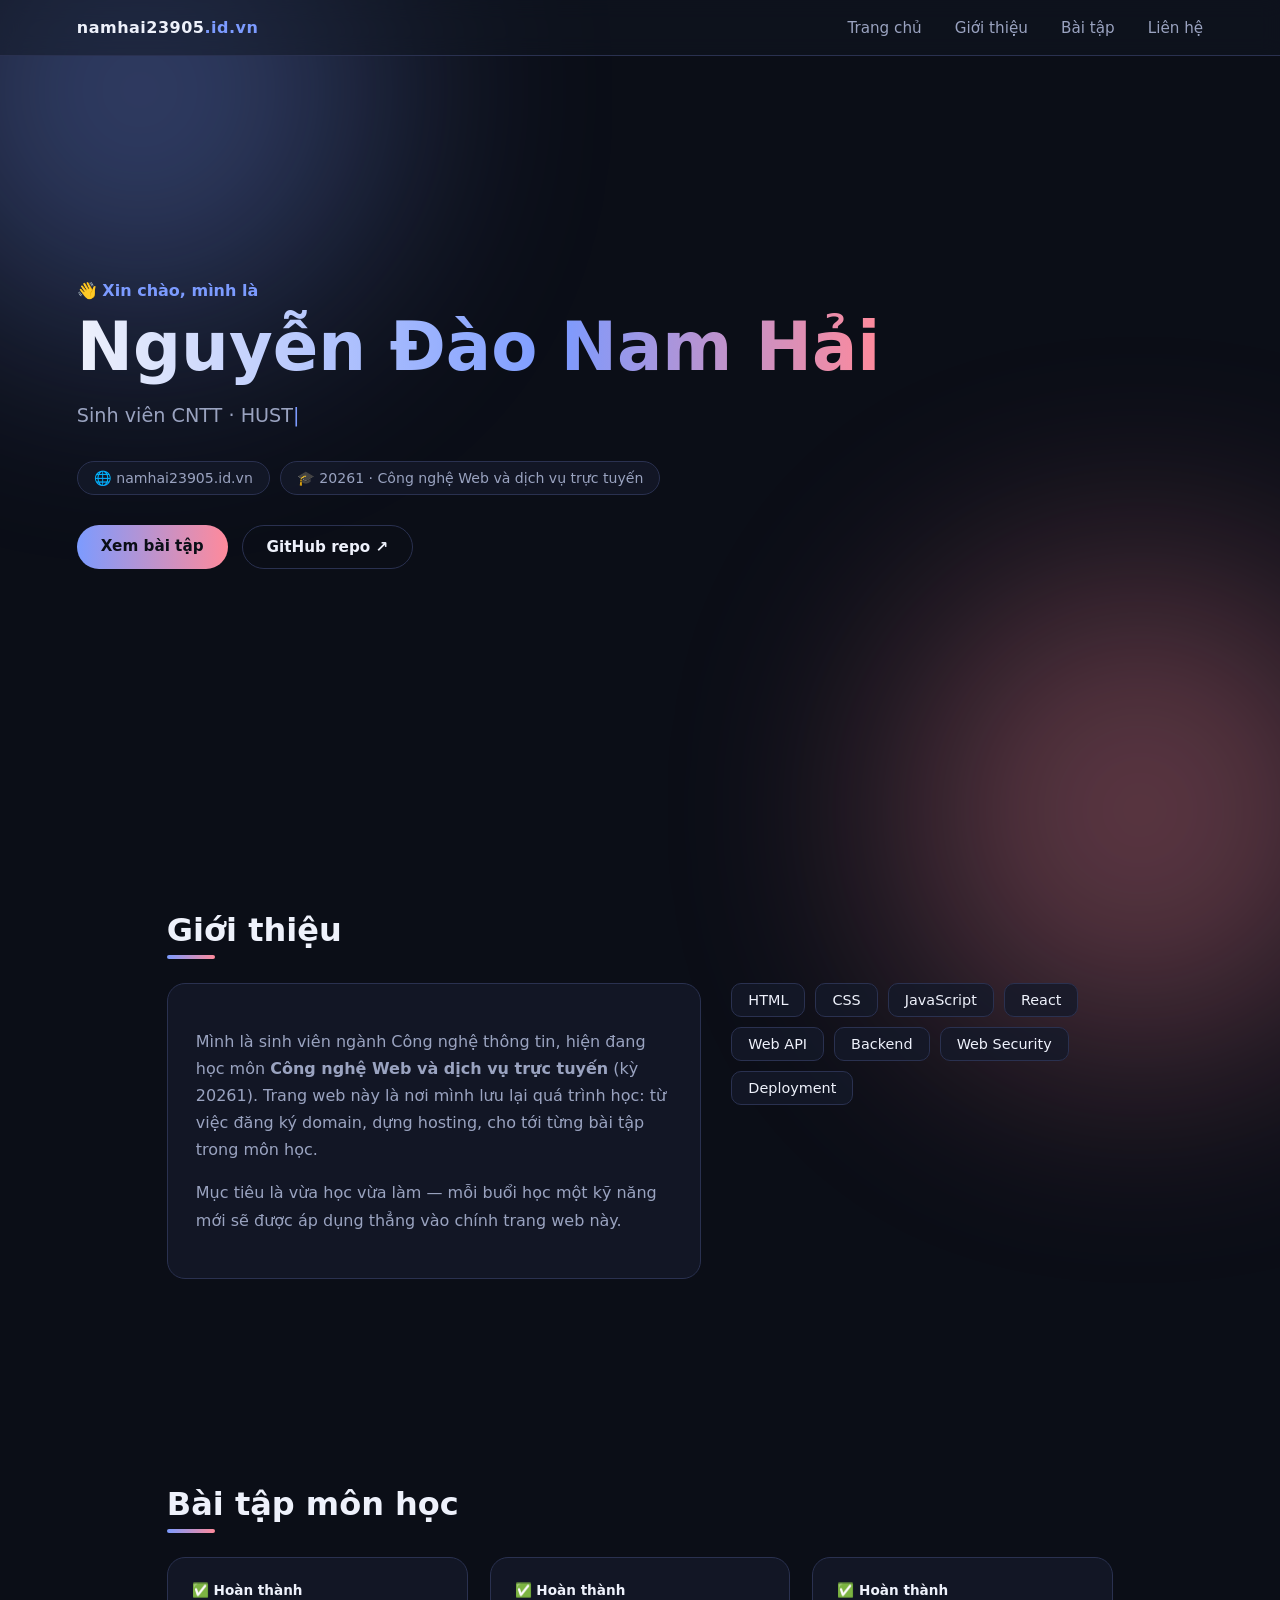
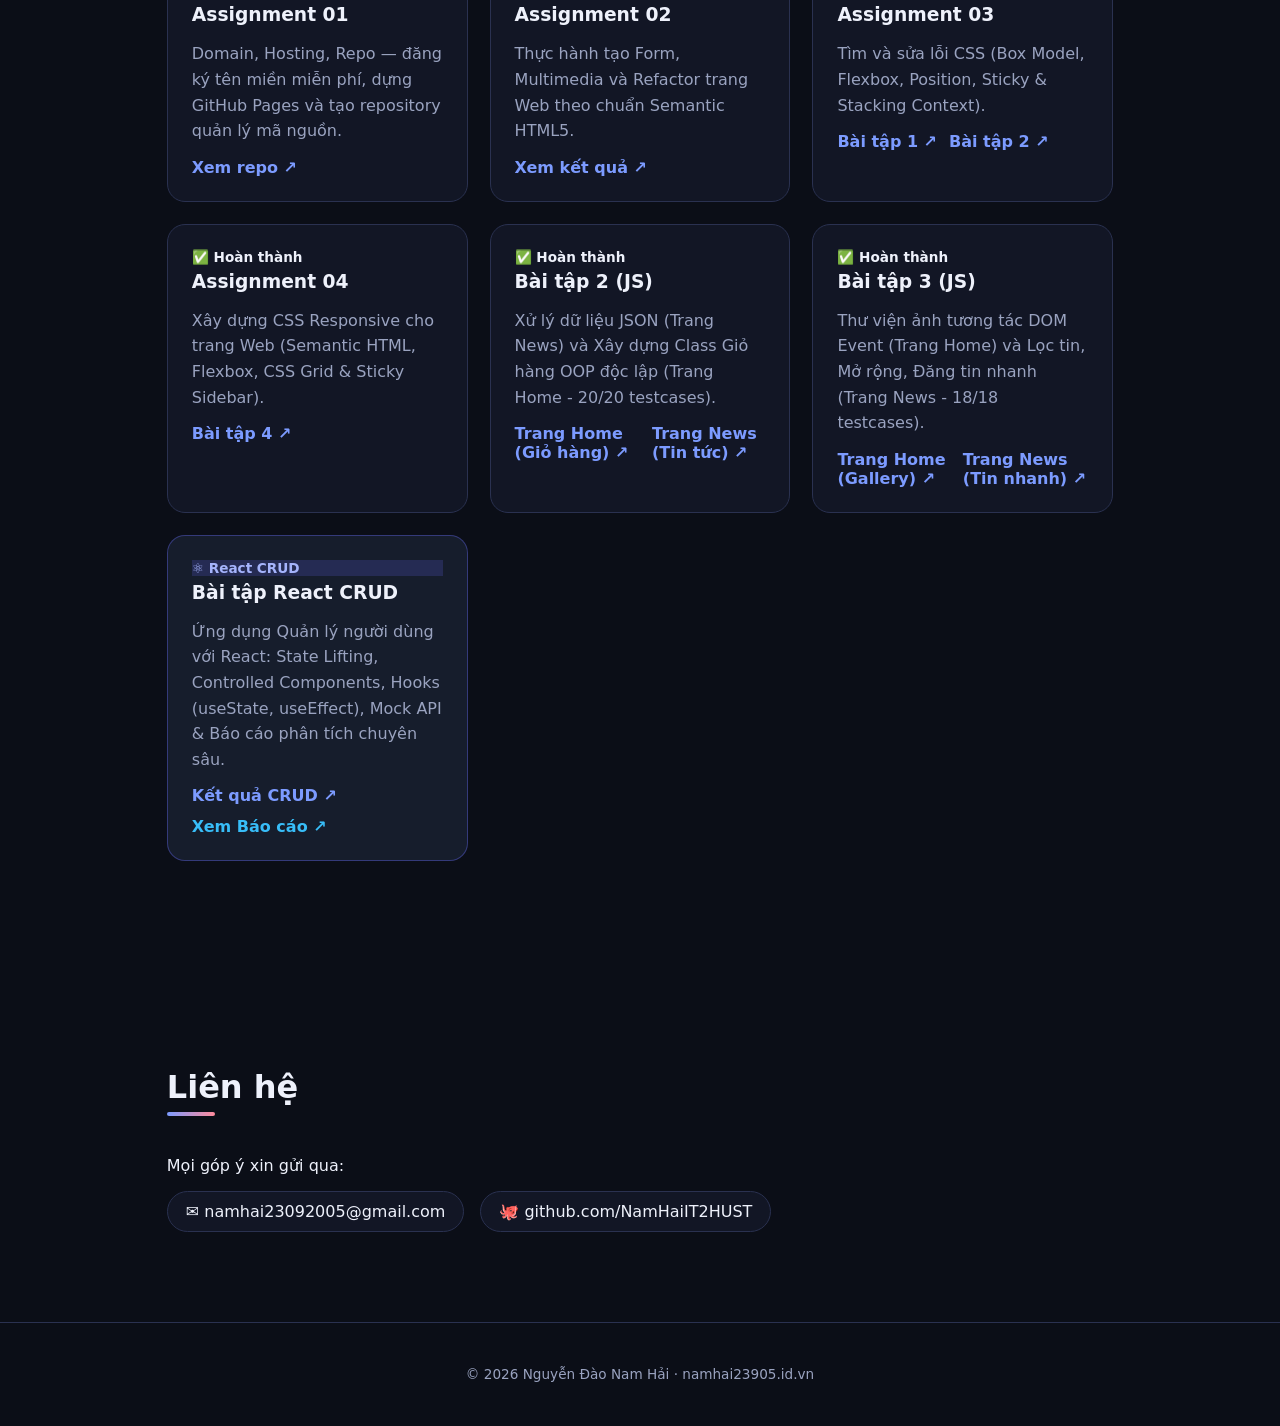
<file: index.html>
<!DOCTYPE html>
<html lang="vi">
<head>
<meta charset="UTF-8">
<meta name="viewport" content="width=device-width, initial-scale=1.0">
<title>Nguyễn Đào Nam Hải | CNWeb</title>
<link rel="stylesheet" href="assets/style.css">
</head>
<body>

  <div class="blob blob-1"></div>
  <div class="blob blob-2"></div>

  <header class="nav">
    <div class="nav-brand">namhai23905<span>.id.vn</span></div>
    <nav>
      <a href="#home">Trang chủ</a>
      <a href="#about">Giới thiệu</a>
      <a href="#homework">Bài tập</a>
      <a href="#contact">Liên hệ</a>
    </nav>
  </header>

  <main>
    <section id="home" class="hero">
      <p class="hero-eyebrow">👋 Xin chào, mình là</p>
      <h1 class="hero-title">Nguyễn Đào Nam Hải</h1>
      <p class="hero-subtitle"><span id="typed"></span><span class="cursor">|</span></p>
      <div class="hero-badges">
        <span class="badge">🌐 namhai23905.id.vn</span>
        <span class="badge">🎓 20261 · Công nghệ Web và dịch vụ trực tuyến</span>
      </div>
      <div class="hero-actions">
        <a href="#homework" class="btn btn-primary">Xem bài tập</a>
        <a href="https://github.com/NamHaiIT2HUST/HaiNDN235321_20261_CNWeb" target="_blank" rel="noopener" class="btn btn-ghost">GitHub repo ↗</a>
      </div>
    </section>

    <section id="about" class="section">
      <h2 class="section-title">Giới thiệu</h2>
      <div class="about-grid">
        <div class="about-card">
          <p>
            Mình là sinh viên ngành Công nghệ thông tin, hiện đang học môn
            <strong>Công nghệ Web và dịch vụ trực tuyến</strong> (kỳ 20261).
            Trang web này là nơi mình lưu lại quá trình học: từ việc đăng ký
            domain, dựng hosting, cho tới từng bài tập trong môn học.
          </p>
          <p>
            Mục tiêu là vừa học vừa làm — mỗi buổi học một kỹ năng mới sẽ được
            áp dụng thẳng vào chính trang web này.
          </p>
        </div>
        <div class="skills">
          <span class="skill">HTML</span>
          <span class="skill">CSS</span>
          <span class="skill">JavaScript</span>
          <span class="skill">React</span>
          <span class="skill">Web API</span>
          <span class="skill">Backend</span>
          <span class="skill">Web Security</span>
          <span class="skill">Deployment</span>
        </div>
      </div>
    </section>

    <section id="homework" class="section">
      <h2 class="section-title">Bài tập môn học</h2>
      <div class="cards">
        <article class="card card-done">
          <div class="card-status">✅ Hoàn thành</div>
          <h3>Assignment 01</h3>
          <p>Domain, Hosting, Repo — đăng ký tên miền miễn phí, dựng GitHub Pages và tạo repository quản lý mã nguồn.</p>
          <a href="https://github.com/NamHaiIT2HUST/HaiNDN235321_20261_CNWeb" target="_blank" rel="noopener">Xem repo ↗</a>
        </article>
        <article class="card card-done">
          <div class="card-status">✅ Hoàn thành</div>
          <h3>Assignment 02</h3>
          <p>Thực hành tạo Form, Multimedia và Refactor trang Web theo chuẩn Semantic HTML5.</p>
          <a href="baitapHTML/register.html" target="_blank" rel="noopener">Xem kết quả ↗</a>
        </article>
        <article class="card card-done">
          <div class="card-status">✅ Hoàn thành</div>
          <h3>Assignment 03</h3>
          <p>Tìm và sửa lỗi CSS (Box Model, Flexbox, Position, Sticky &amp; Stacking Context).</p>
          <div style="display: flex; gap: 12px; margin-top: 8px;">
            <a href="baitapCSS/bai1/trang.html" target="_blank" rel="noopener">Bài tập 1 ↗</a>
            <a href="baitapCSS/bai2/trang.html" target="_blank" rel="noopener">Bài tập 2 ↗</a>
          </div>
        </article>
        <article class="card card-done">
          <div class="card-status">✅ Hoàn thành</div>
          <h3>Assignment 04</h3>
          <p>Xây dựng CSS Responsive cho trang Web (Semantic HTML, Flexbox, CSS Grid &amp; Sticky Sidebar).</p>
          <div style="display: flex; gap: 12px; margin-top: 8px;">
            <a href="baitapCSS/bai4/trang-goc.html" target="_blank" rel="noopener">Bài tập 4 ↗</a>
          </div>
        </article>
        <article class="card card-done">
          <div class="card-status">✅ Hoàn thành</div>
          <h3>Bài tập 2 (JS)</h3>
          <p>Xử lý dữ liệu JSON (Trang News) và Xây dựng Class Giỏ hàng OOP độc lập (Trang Home - 20/20 testcases).</p>
          <div style="display: flex; gap: 12px; margin-top: 8px;">
            <a href="baitapJS/bai2/index.html" target="_blank" rel="noopener">Trang Home (Giỏ hàng) ↗</a>
            <a href="baitapJS/bai2/news.html" target="_blank" rel="noopener">Trang News (Tin tức) ↗</a>
          </div>
        </article>
        <article class="card card-done">
          <div class="card-status">✅ Hoàn thành</div>
          <h3>Bài tập 3 (JS)</h3>
          <p>Thư viện ảnh tương tác DOM Event (Trang Home) và Lọc tin, Mở rộng, Đăng tin nhanh (Trang News - 18/18 testcases).</p>
          <div style="display: flex; gap: 12px; margin-top: 8px;">
            <a href="baitapJS/bai3/index.html" target="_blank" rel="noopener">Trang Home (Gallery) ↗</a>
            <a href="baitapJS/bai3/news.html" target="_blank" rel="noopener">Trang News (Tin nhanh) ↗</a>
          </div>
        </article>
        <article class="card card-done" style="border: 1px solid rgba(99, 102, 241, 0.4); background: rgba(30, 41, 59, 0.6);">
          <div class="card-status" style="background: rgba(99, 102, 241, 0.2); color: #a5b4fc;">⚛️ React CRUD</div>
          <h3>Bài tập React CRUD</h3>
          <p>Ứng dụng Quản lý người dùng với React: State Lifting, Controlled Components, Hooks (useState, useEffect), Mock API &amp; Báo cáo phân tích chuyên sâu.</p>
          <div style="display: flex; gap: 12px; margin-top: 8px; flex-wrap: wrap;">
            <a href="baitapReact/index.html" target="_blank" rel="noopener">Kết quả CRUD ↗</a>
            <a href="baitapReact/report.html" target="_blank" rel="noopener" style="color: #38bdf8;">Xem Báo cáo ↗</a>
          </div>
        </article>
      </div>
    </section>

    <section id="contact" class="section contact">
      <h2 class="section-title">Liên hệ</h2>
      <p>Mọi góp ý xin gửi qua:</p>
      <div class="contact-links">
        <a href="mailto:namhai23092005@gmail.com">✉️ namhai23092005@gmail.com</a>
        <a href="https://github.com/NamHaiIT2HUST" target="_blank" rel="noopener">🐙 github.com/NamHaiIT2HUST</a>
      </div>
    </section>
  </main>

  <footer class="footer">
    <p>© 2026 Nguyễn Đào Nam Hải · namhai23905.id.vn</p>
  </footer>

  <script src="assets/script.js"></script>
</body>
</html>
</file>
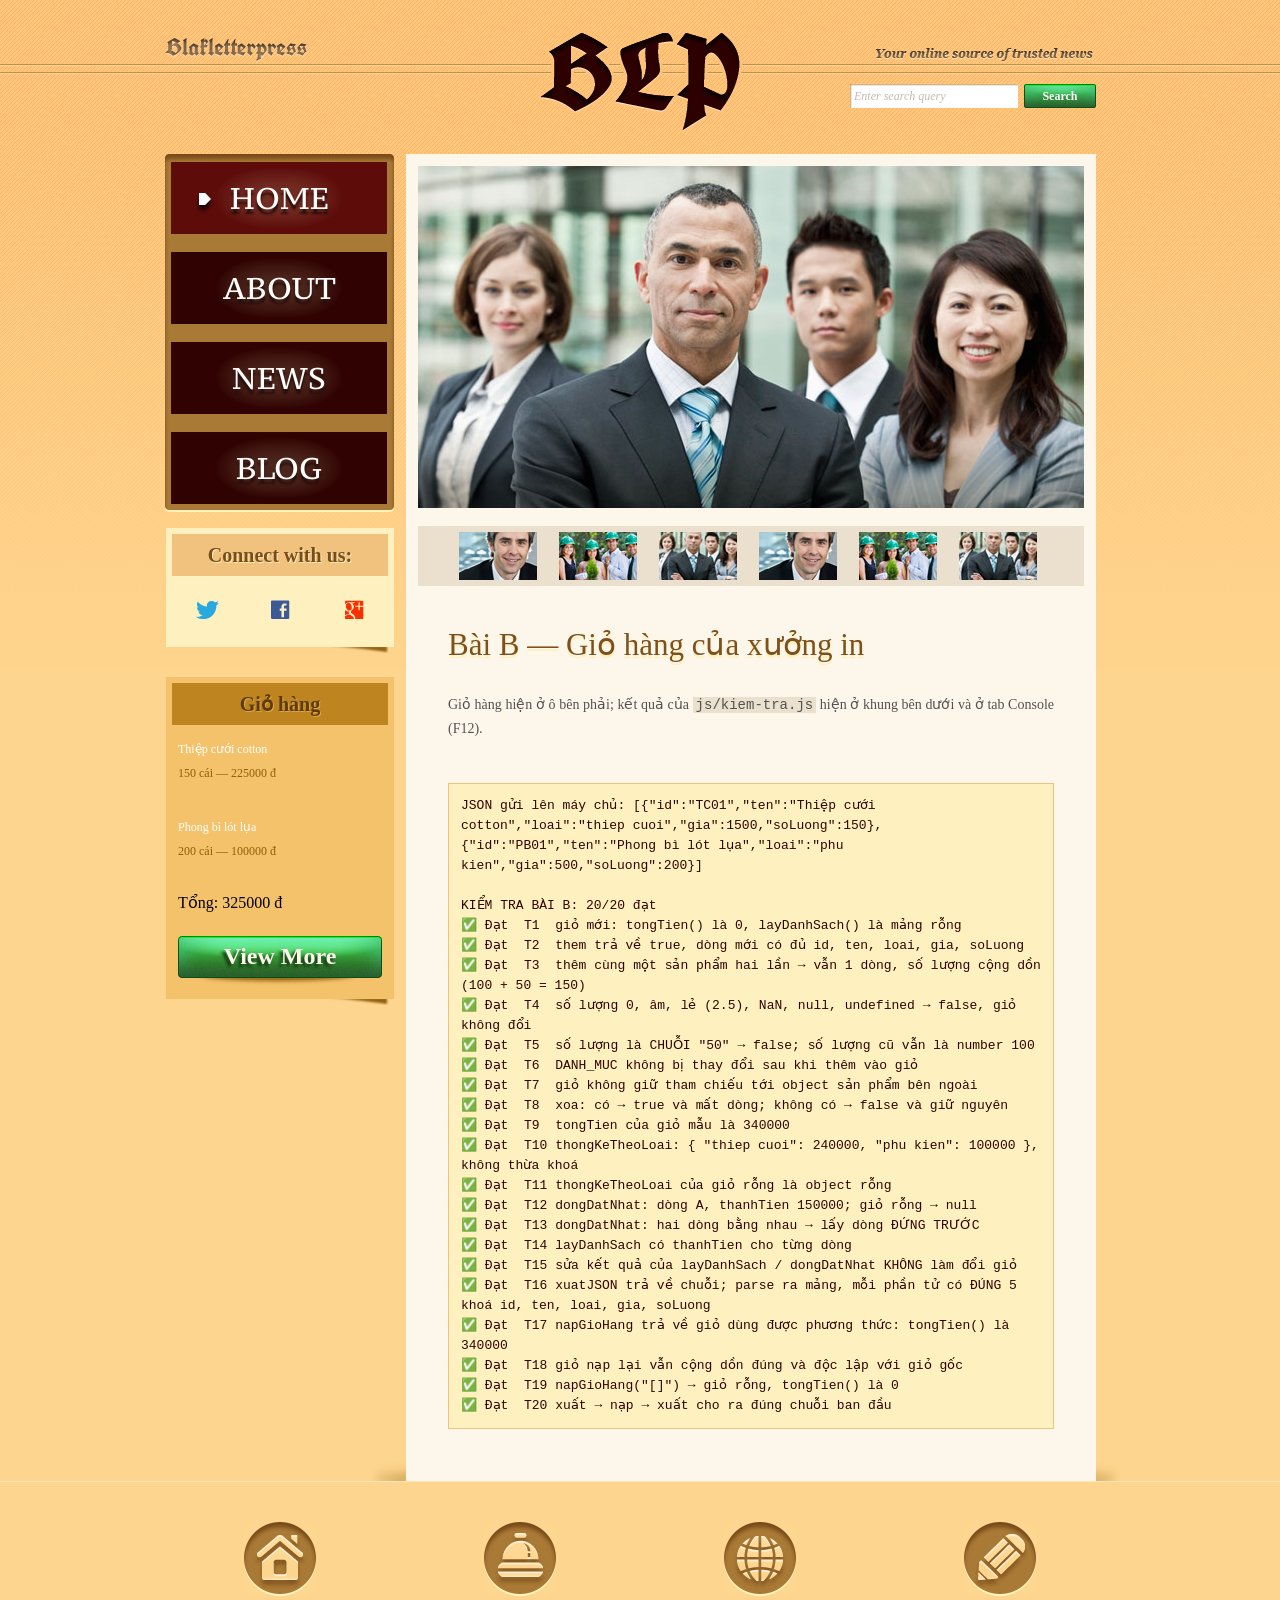
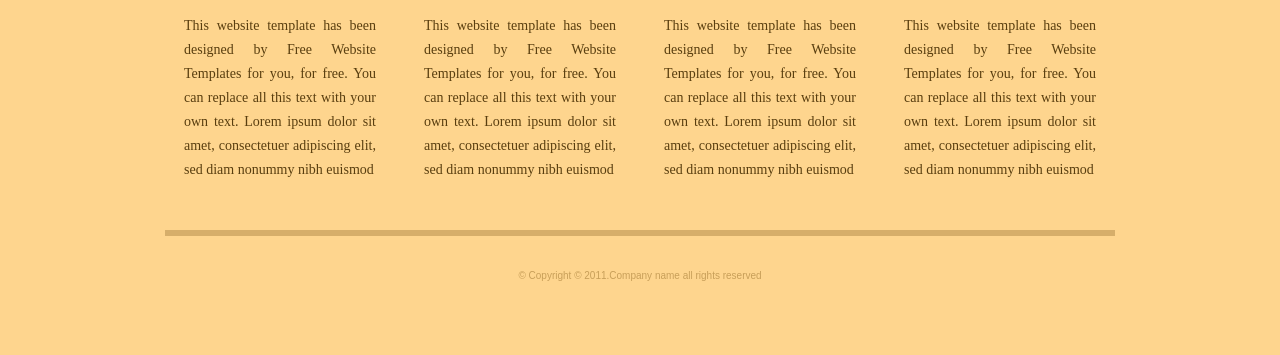
<file: Bai tap 2 - JS tin tuc va gio hang/index.html>
<!DOCTYPE html>
<!-- Website template by freewebsitetemplates.com -->
<html>
<head>
	<meta charset="UTF-8">
	<title>Bài B – Giỏ hàng | Blakletterpress</title>
	<link rel="stylesheet" href="css/style.css" type="text/css">
	<link rel="stylesheet" href="css/bai-js.css" type="text/css">
</head>
<body>
	<div id="page">
		<div id="header">
			<div id="motto">
				<a href="index.html" class="sitename"><img src="images/blakletterpress.png" height="24" width="142" alt="SiteName"></a>
				<p>
					<img src="images/header-text.png" height="14" width="218" alt="Text">
				</p>
			</div>
			<div id="logo">
				<a href="index.html"><img src="images/logo.png" alt="LOGO"></a>
			</div>
			<div id="searchbar">
				<form action="#" method="post">
					<input type="text" value="Enter search query" class="txtfield" onBlur="javascript:if(this.value==''){this.value=this.defaultValue;}" onFocus="javascript:if(this.value==this.defaultValue){this.value='';}">
					<input type="submit" value="Search" class="btn">
				</form>
			</div>
		</div>
		<div id="contents">
			<div id="main">
				<div id="gallery">
					<div>
						<img src="images/team-large.jpg" alt="Img">
					</div>
					<ul>
						<li>
							<img src="images/smiling.jpg" alt="Img">
						</li>
						<li>
							<img src="images/ecofriends.jpg" alt="Img">
						</li>
						<li>
							<img src="images/team.jpg" alt="Img">
						</li>
						<li>
							<img src="images/smiling.jpg" alt="Img">
						</li>
						<li>
							<img src="images/ecofriends.jpg" alt="Img">
						</li>
						<li>
							<img src="images/team.jpg" alt="Img">
						</li>
					</ul>
				</div>
				<div class="body">
					<h1>Bài B — Giỏ hàng của xưởng in</h1>
					<p>
						Giỏ hàng hiện ở ô bên phải; kết quả của <code>js/kiem-tra.js</code> hiện ở khung bên dưới và ở tab Console (F12).
					</p>
					<pre id="ket-qua"></pre>
				</div>
			</div>
			<div id="sidebar">
				<div id="navigation">
					<div>
						<ul>
							<li class="selected">
								<a href="index.html">Home</a>
							</li>
							<li>
								<a href="about.html">About</a>
							</li>
							<li>
								<a href="news.html">News</a>
							</li>
							<li>
								<a href="blog.html">Blog</a>
							</li>
						</ul>
					</div>
				</div>
				<div class="section">
					<div id="connect">
						<h2>Connect with us:</h2>
						<a href="http://freewebsitetemplates.com/go/twitter/" target="_blank" class="twitter"></a> <a href="http://freewebsitetemplates.com/go/facebook/" target="_blank" class="facebook"></a> <a href="http://freewebsitetemplates.com/go/googleplus/" target="_blank" class="googleplus"></a>
					</div>
				</div>
				<div class="section">
					<div id="posts">
						<h2>Giỏ hàng</h2>
						<ul id="gio-hang">
							<li>
								<h5>Title Sample One</h5>
								<p>
									Lorem ipsum dolor sit amet, consectetur adipiscing elit. Donec eleifend ligula vel velit varius
								</p>
								<a href="news.html" class="more">Read more</a>
							</li>
							<li>
								<h5>Title Sample One</h5>
								<p>
									Lorem ipsum dolor sit amet, consectetur adipiscing elit. Donec eleifend ligula vel velit varius
								</p>
								<a href="news.html" class="more">Read more</a>
							</li>
						</ul>
						<a href="news.html" class="btn2">View More</a>
					</div>
				</div>
			</div>
		</div>
		<div id="footer">
			<div>
				<ul id="featured">
					<li>
						<a href="index.html" class="home"></a>
						<p>
							This website template has been designed by Free Website Templates for you, for free. You can replace all this text with your own text. Lorem ipsum dolor sit amet, consectetuer adipiscing elit, sed diam nonummy nibh euismod
						</p>
					</li>
					<li>
						<a href="index.html" class="bell"></a>
						<p>
							This website template has been designed by Free Website Templates for you, for free. You can replace all this text with your own text. Lorem ipsum dolor sit amet, consectetuer adipiscing elit, sed diam nonummy nibh euismod
						</p>
					</li>
					<li>
						<a href="index.html" class="globe"></a>
						<p>
							This website template has been designed by Free Website Templates for you, for free. You can replace all this text with your own text. Lorem ipsum dolor sit amet, consectetuer adipiscing elit, sed diam nonummy nibh euismod
						</p>
					</li>
					<li>
						<a href="index.html" class="pencil"></a>
						<p>
							This website template has been designed by Free Website Templates for you, for free. You can replace all this text with your own text. Lorem ipsum dolor sit amet, consectetuer adipiscing elit, sed diam nonummy nibh euismod
						</p>
					</li>
				</ul>
				<p id="footnote">
					© Copyright © 2011.Company name all rights reserved
				</p>
			</div>
		</div>
	</div>
	<script src="js/ho-tro.js"></script>
	<script src="js/bai-b-gio-hang.js"></script>
	<script src="js/kiem-tra.js"></script>
</body>
</html>
</file>
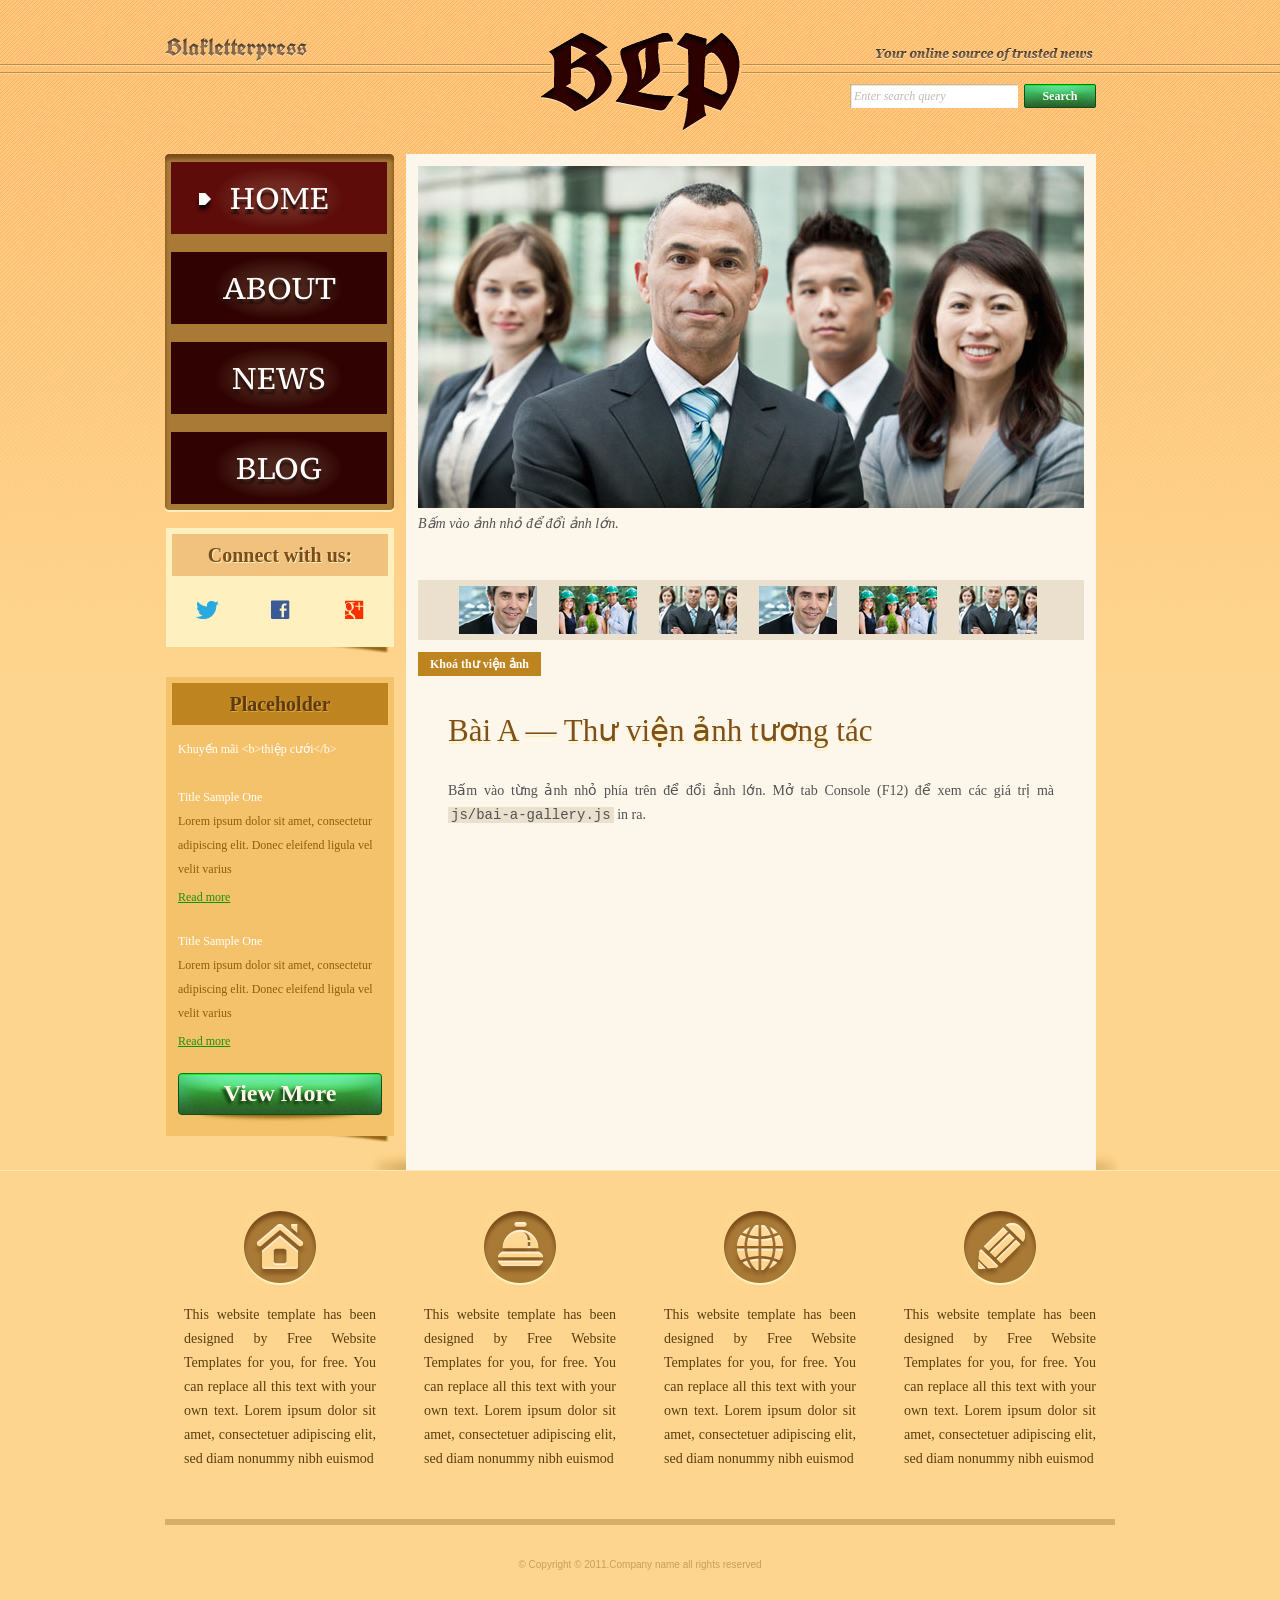
<file: Bai tap 3 - JS thu vien anh va tin nhanh/index.html>
<!DOCTYPE html>
<!-- Website template by freewebsitetemplates.com -->
<html>
<head>
	<meta charset="UTF-8">
	<title>Bài A – Thư viện ảnh | Blakletterpress</title>
	<link rel="stylesheet" href="css/style.css" type="text/css">
	<link rel="stylesheet" href="css/bai-js.css" type="text/css">
</head>
<body>
	<div id="page">
		<div id="header">
			<div id="motto">
				<a href="index.html" class="sitename"><img src="images/blakletterpress.png" height="24" width="142" alt="SiteName"></a>
				<p>
					<img src="images/header-text.png" height="14" width="218" alt="Text">
				</p>
			</div>
			<div id="logo">
				<a href="index.html"><img src="images/logo.png" alt="LOGO"></a>
			</div>
			<div id="searchbar">
				<form action="#" method="post">
					<input type="text" id="o-tim-kiem" value="Enter search query" class="txtfield">
					<input type="submit" value="Search" class="btn">
				</form>
			</div>
		</div>
		<div id="contents">
			<div id="main">
				<div id="gallery">
					<div>
						<img src="images/team-large.jpg" alt="Img">
					</div>
					<ul>
						<li>
							<img src="images/smiling.jpg" alt="meeting">
						</li>
						<li>
							<img src="images/ecofriends.jpg" alt="team-large">
						</li>
						<li>
							<img src="images/team.jpg" alt="team-large">
						</li>
						<li>
							<img src="images/smiling.jpg" alt="meeting">
						</li>
						<li>
							<img src="images/ecofriends.jpg" alt="team-large">
						</li>
						<li>
							<img src="images/team.jpg" alt="team-large">
						</li>
					</ul>
					<button type="button" id="nut-khoa">Khoá thư viện ảnh</button>
				</div>
				<div class="body">
					<h1>Bài A — Thư viện ảnh tương tác</h1>
					<p>
						Bấm vào từng ảnh nhỏ phía trên để đổi ảnh lớn. Mở tab Console (F12) để xem các giá trị mà <code>js/bai-a-gallery.js</code> in ra.
					</p>
				</div>
			</div>
			<div id="sidebar">
				<div id="navigation">
					<div>
						<ul>
							<li class="selected">
								<a href="index.html">Home</a>
							</li>
							<li>
								<a href="about.html">About</a>
							</li>
							<li>
								<a href="news.html">News</a>
							</li>
							<li>
								<a href="blog.html">Blog</a>
							</li>
						</ul>
					</div>
				</div>
				<div class="section">
					<div id="connect">
						<h2>Connect with us:</h2>
						<a href="http://freewebsitetemplates.com/go/twitter/" target="_blank" class="twitter"></a> <a href="http://freewebsitetemplates.com/go/facebook/" target="_blank" class="facebook"></a> <a href="http://freewebsitetemplates.com/go/googleplus/" target="_blank" class="googleplus"></a>
					</div>
				</div>
				<div class="section">
					<div id="posts">
						<h2>Placeholder</h2>
						<ul>
							<li>
								<h5>Title Sample One</h5>
								<p>
									Lorem ipsum dolor sit amet, consectetur adipiscing elit. Donec eleifend ligula vel velit varius
								</p>
								<a href="news.html" class="more">Read more</a>
							</li>
							<li>
								<h5>Title Sample One</h5>
								<p>
									Lorem ipsum dolor sit amet, consectetur adipiscing elit. Donec eleifend ligula vel velit varius
								</p>
								<a href="news.html" class="more">Read more</a>
							</li>
						</ul>
						<a href="news.html" class="btn2">View More</a>
					</div>
				</div>
			</div>
		</div>
		<div id="footer">
			<div>
				<ul id="featured">
					<li>
						<a href="index.html" class="home"></a>
						<p>
							This website template has been designed by Free Website Templates for you, for free. You can replace all this text with your own text. Lorem ipsum dolor sit amet, consectetuer adipiscing elit, sed diam nonummy nibh euismod
						</p>
					</li>
					<li>
						<a href="index.html" class="bell"></a>
						<p>
							This website template has been designed by Free Website Templates for you, for free. You can replace all this text with your own text. Lorem ipsum dolor sit amet, consectetuer adipiscing elit, sed diam nonummy nibh euismod
						</p>
					</li>
					<li>
						<a href="index.html" class="globe"></a>
						<p>
							This website template has been designed by Free Website Templates for you, for free. You can replace all this text with your own text. Lorem ipsum dolor sit amet, consectetuer adipiscing elit, sed diam nonummy nibh euismod
						</p>
					</li>
					<li>
						<a href="index.html" class="pencil"></a>
						<p>
							This website template has been designed by Free Website Templates for you, for free. You can replace all this text with your own text. Lorem ipsum dolor sit amet, consectetuer adipiscing elit, sed diam nonummy nibh euismod
						</p>
					</li>
				</ul>
				<p id="footnote">
					© Copyright © 2011.Company name all rights reserved
				</p>
			</div>
		</div>
	</div>
	<script src="js/bai-a-gallery.js"></script>
</body>
</html>
</file>
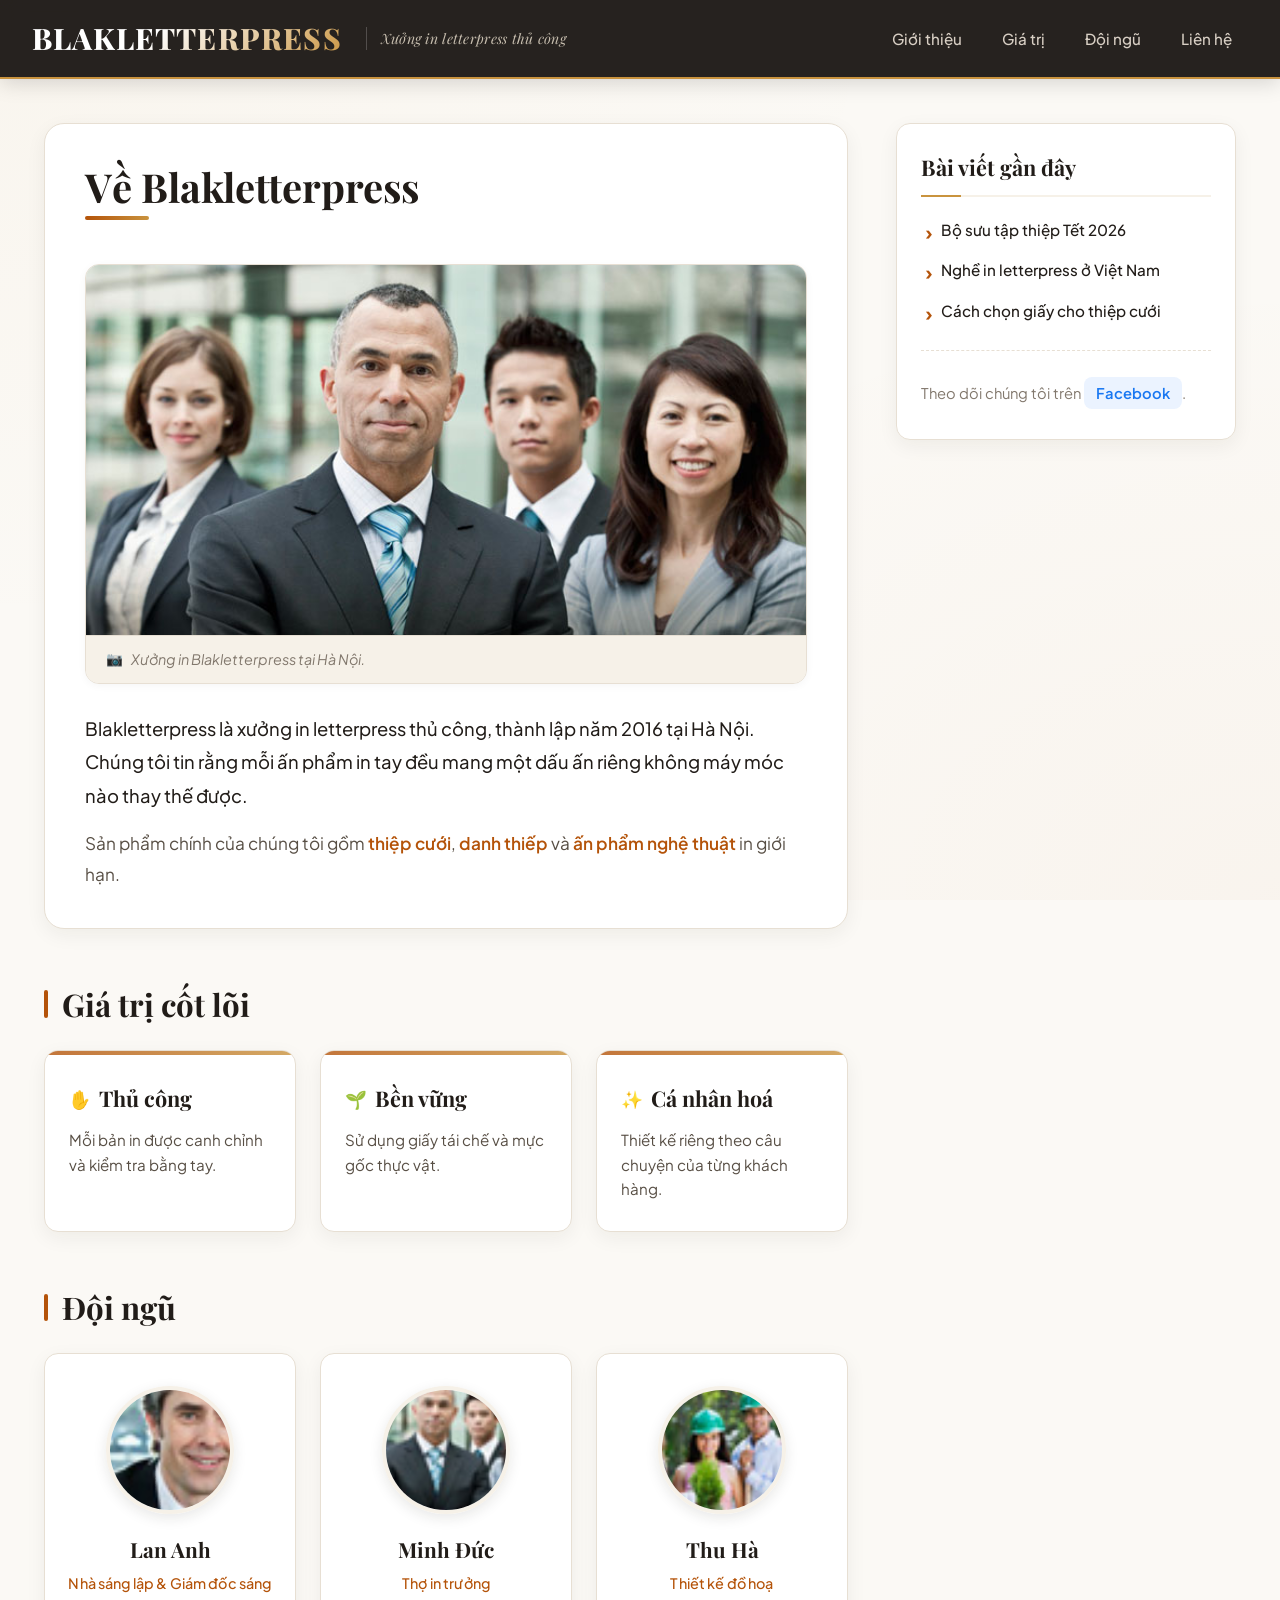
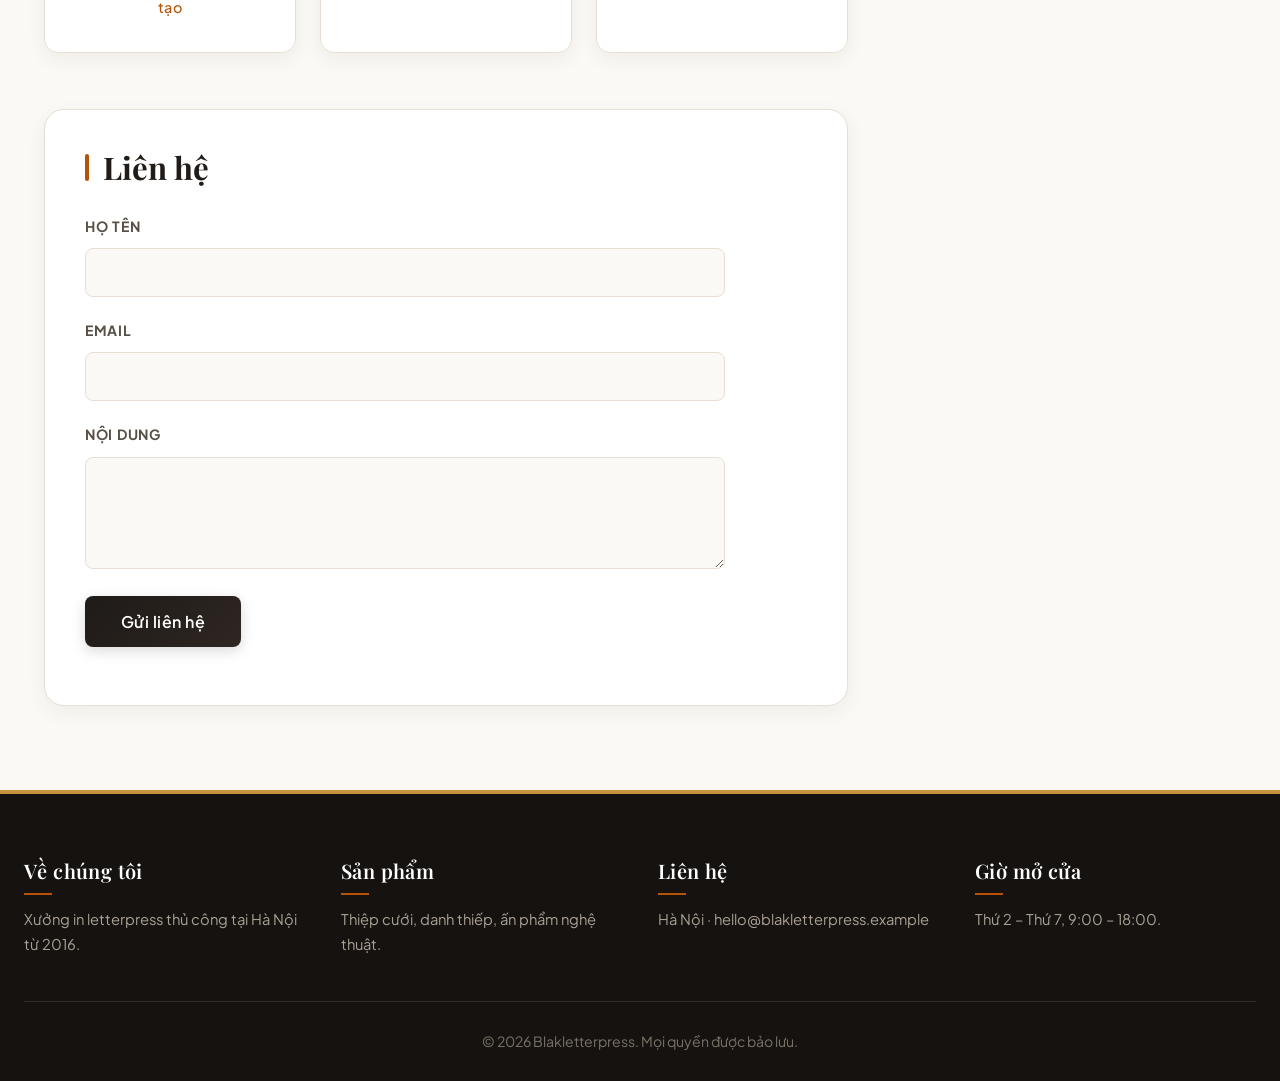
<file: Bai tap 4 Xay dung CSS/index.html>
<!DOCTYPE html>
<html lang="vi">
<head>
	<meta charset="UTF-8">
	<meta name="viewport" content="width=device-width, initial-scale=1.0">
	<meta name="description" content="Giới thiệu Blakletterpress — xưởng in letterpress thủ công tại Hà Nội.">
	<title>Giới thiệu — Blakletterpress</title>

	<!-- SV (Hoạt động 1): tạo file style.css trong cùng thư mục và giữ dòng <link> dưới đây. -->
	<link rel="stylesheet" href="style.css">
</head>
<body>

	<header class="site-header">
		<a href="#" class="site-name">Blakletterpress</a>
		<p class="tagline">Xưởng in letterpress thủ công</p>
		<nav class="main-nav" aria-label="Chính">
			<ul>
				<li><a href="#gioi-thieu">Giới thiệu</a></li>
				<li><a href="#gia-tri">Giá trị</a></li>
				<li><a href="#doi-ngu">Đội ngũ</a></li>
				<li><a href="#lien-he">Liên hệ</a></li>
			</ul>
		</nav>
	</header>

	<div class="layout">
		<main>

			<article id="gioi-thieu">
				<h1>Về Blakletterpress</h1>

				<figure>
					<img src="./images/team-large.jpg" alt="Đội ngũ Blakletterpress tại xưởng in">
					<figcaption>Xưởng in Blakletterpress tại Hà Nội.</figcaption>
				</figure>

				<p>
					Blakletterpress là xưởng in letterpress thủ công, thành lập năm 2016 tại Hà Nội.
					Chúng tôi tin rằng mỗi ấn phẩm in tay đều mang một dấu ấn riêng không máy móc nào thay thế được.
				</p>
				<p>
					Sản phẩm chính của chúng tôi gồm <strong>thiệp cưới</strong>, <strong>danh thiếp</strong>
					và <strong>ấn phẩm nghệ thuật</strong> in giới hạn.
				</p>
			</article>

			<section id="gia-tri">
				<h2>Giá trị cốt lõi</h2>
				<ul class="value-list">
					<li class="value-card">
						<h3>Thủ công</h3>
						<p>Mỗi bản in được canh chỉnh và kiểm tra bằng tay.</p>
					</li>
					<li class="value-card">
						<h3>Bền vững</h3>
						<p>Sử dụng giấy tái chế và mực gốc thực vật.</p>
					</li>
					<li class="value-card">
						<h3>Cá nhân hoá</h3>
						<p>Thiết kế riêng theo câu chuyện của từng khách hàng.</p>
					</li>
				</ul>
			</section>

			<section id="doi-ngu">
				<h2>Đội ngũ</h2>
				<ul class="team-list">
					<li class="member">
						<img src="./images/smiling.jpg" alt="Chân dung Lan Anh">
						<h3>Lan Anh</h3>
						<p>Nhà sáng lập &amp; Giám đốc sáng tạo</p>
					</li>
					<li class="member">
						<img src="./images/team.jpg" alt="Chân dung Minh Đức">
						<h3>Minh Đức</h3>
						<p>Thợ in trưởng</p>
					</li>
					<li class="member">
						<img src="./images/ecofriends.jpg" alt="Chân dung Thu Hà">
						<h3>Thu Hà</h3>
						<p>Thiết kế đồ hoạ</p>
					</li>
				</ul>
			</section>

			<section id="lien-he">
				<h2>Liên hệ</h2>
				<form action="#" method="post" class="contact-form">
					<p>
						<label for="ten">Họ tên</label><br>
						<input type="text" id="ten" name="ten" required>
					</p>
					<p>
						<label for="email">Email</label><br>
						<input type="email" id="email" name="email" required>
					</p>
					<p>
						<label for="noidung">Nội dung</label><br>
						<textarea id="noidung" name="noidung" rows="4"></textarea>
					</p>
					<p>
						<button type="submit">Gửi liên hệ</button>
					</p>
				</form>
			</section>

		</main>

		<aside class="sidebar">
			<h2>Bài viết gần đây</h2>
			<ul class="recent">
				<li><a href="#">Bộ sưu tập thiệp Tết 2026</a></li>
				<li><a href="#">Nghề in letterpress ở Việt Nam</a></li>
				<li><a href="#">Cách chọn giấy cho thiệp cưới</a></li>
			</ul>
			<p>
				Theo dõi chúng tôi trên
				<a href="https://facebook.com" target="_blank" rel="noopener">Facebook</a>.
			</p>
		</aside>
	</div>

	<footer class="site-footer">
		<ul class="footer-cols">
			<li>
				<h3>Về chúng tôi</h3>
				<p>Xưởng in letterpress thủ công tại Hà Nội từ 2016.</p>
			</li>
			<li>
				<h3>Sản phẩm</h3>
				<p>Thiệp cưới, danh thiếp, ấn phẩm nghệ thuật.</p>
			</li>
			<li>
				<h3>Liên hệ</h3>
				<p>Hà Nội · hello@blakletterpress.example</p>
			</li>
			<li>
				<h3>Giờ mở cửa</h3>
				<p>Thứ 2 – Thứ 7, 9:00 – 18:00.</p>
			</li>
		</ul>
		<p class="copyright"><small>© 2026 Blakletterpress. Mọi quyền được bảo lưu.</small></p>
	</footer>

</body>
</html>
</file>
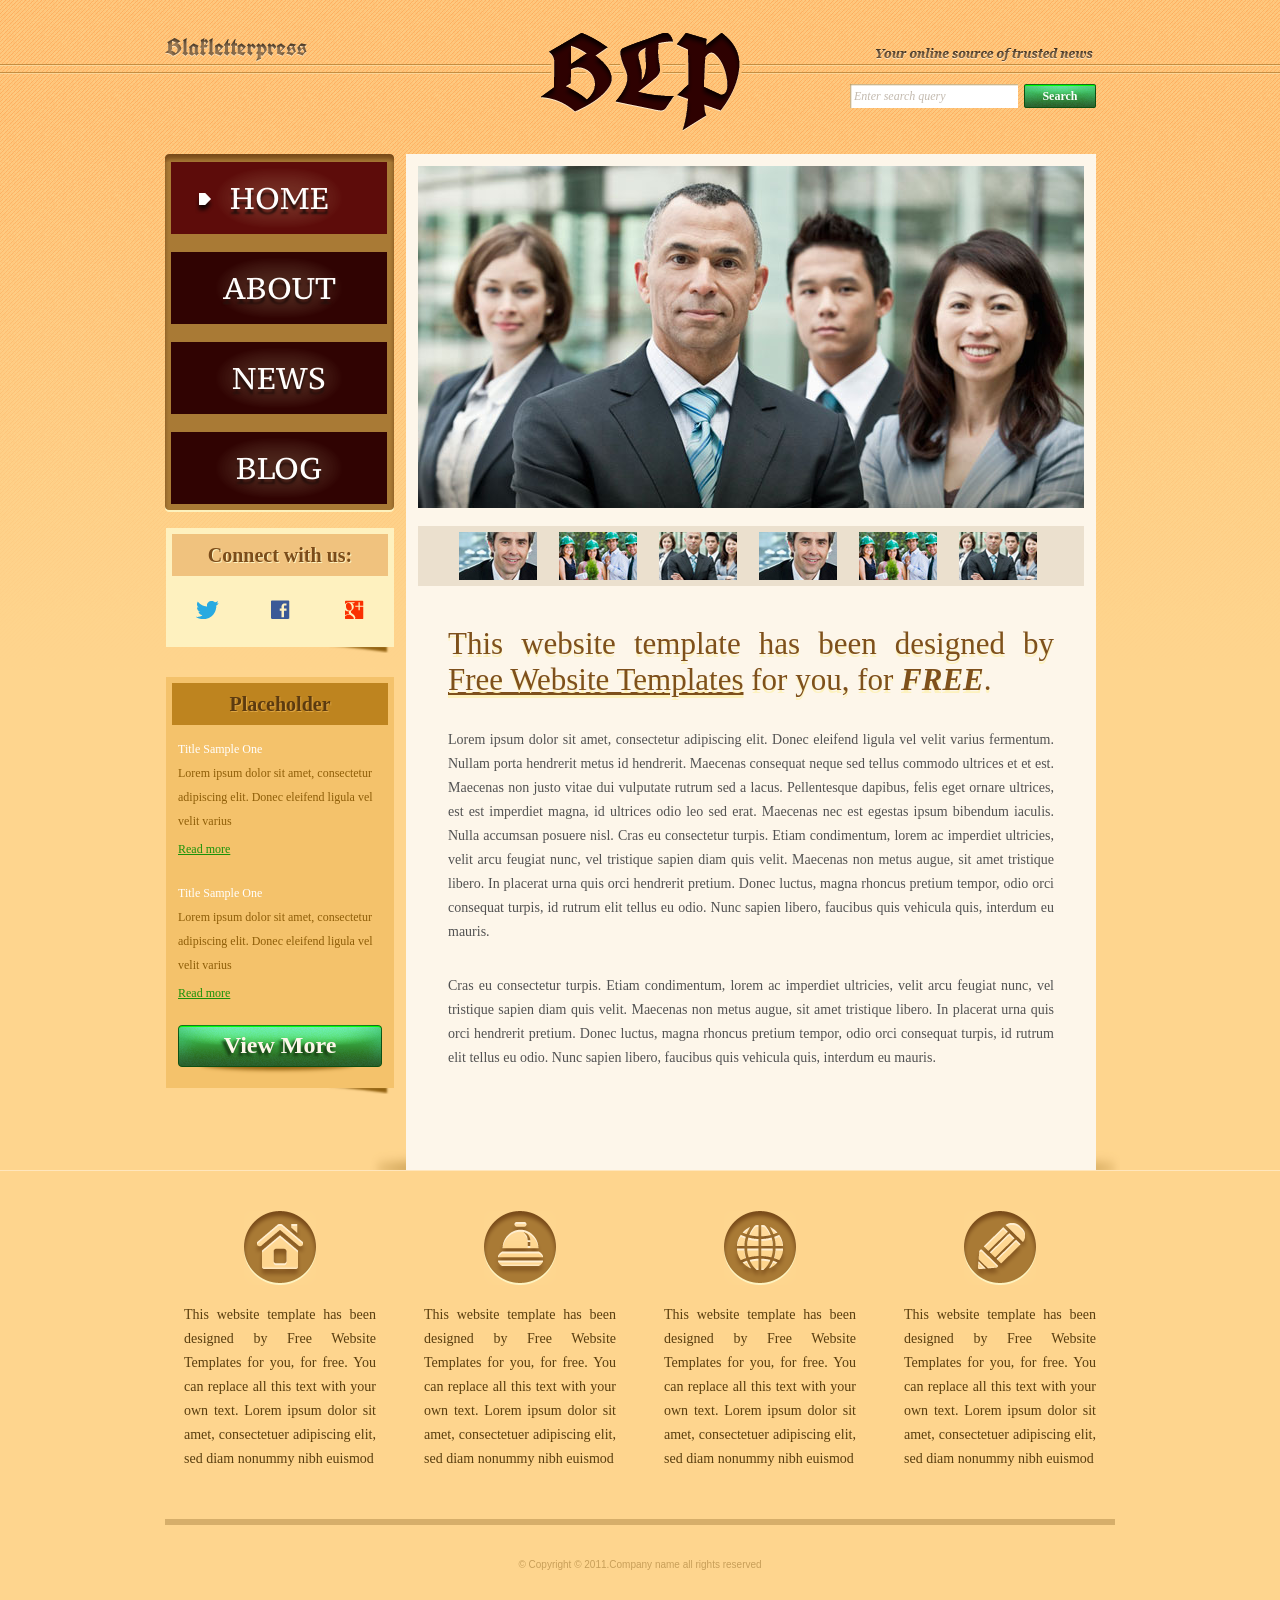
<file: baitapHTML/index.html>
<!DOCTYPE html>
<!-- Website template by freewebsitetemplates.com -->
<html>
<head>
	<meta charset="UTF-8">
	<title>Blakletterpress Website Template</title>
	<link rel="stylesheet" href="css/style.css" type="text/css">
</head>
<body>
	<div id="page">
		<div id="header">
			<div id="motto">
				<a href="index.html" class="sitename"><img src="images/blakletterpress.png" height="24" width="142" alt="SiteName"></a>
				<p>
					<img src="images/header-text.png" height="14" width="218" alt="Text">
				</p>
			</div>
			<div id="logo">
				<a href="index.html"><img src="images/logo.png" alt="LOGO"></a>
			</div>
			<div id="searchbar">
				<form action="#" method="post">
					<input type="text" value="Enter search query" class="txtfield" onBlur="javascript:if(this.value==''){this.value=this.defaultValue;}" onFocus="javascript:if(this.value==this.defaultValue){this.value='';}">
					<input type="submit" value="Search" class="btn">
				</form>
			</div>
		</div>
		<div id="contents">
			<div id="main">
				<div id="gallery">
					<div>
						<img src="images/team-large.jpg" alt="Img">
					</div>
					<ul>
						<li>
							<img src="images/smiling.jpg" alt="Img">
						</li>
						<li>
							<img src="images/ecofriends.jpg" alt="Img">
						</li>
						<li>
							<img src="images/team.jpg" alt="Img">
						</li>
						<li>
							<img src="images/smiling.jpg" alt="Img">
						</li>
						<li>
							<img src="images/ecofriends.jpg" alt="Img">
						</li>
						<li>
							<img src="images/team.jpg" alt="Img">
						</li>
					</ul>
				</div>
				<div class="body">
					<h1>This website template has been designed by <a href="http://www.freewebsitetemplates.com/">Free Website Templates</a> for you, for <em>free</em>.</h1>
					<p>
						Lorem ipsum dolor sit amet, consectetur adipiscing elit. Donec eleifend ligula vel velit varius fermentum. Nullam porta hendrerit metus id hendrerit. Maecenas consequat neque sed tellus commodo ultrices et et est. Maecenas non justo vitae dui vulputate rutrum sed a lacus. Pellentesque dapibus, felis eget ornare ultrices, est est imperdiet magna, id ultrices odio leo sed erat. Maecenas nec est egestas ipsum bibendum iaculis. Nulla accumsan posuere nisl. Cras eu consectetur turpis. Etiam condimentum, lorem ac imperdiet ultricies, velit arcu feugiat nunc, vel tristique sapien diam quis velit. Maecenas non metus augue, sit amet tristique libero. In placerat urna quis orci hendrerit pretium. Donec luctus, magna rhoncus pretium tempor, odio orci consequat turpis, id rutrum elit tellus eu odio. Nunc sapien libero, faucibus quis vehicula quis, interdum eu mauris.
					</p>
					<p>
						Cras eu consectetur turpis. Etiam condimentum, lorem ac imperdiet ultricies, velit arcu feugiat nunc, vel tristique sapien diam quis velit. Maecenas non metus augue, sit amet tristique libero. In placerat urna quis orci hendrerit pretium. Donec luctus, magna rhoncus pretium tempor, odio orci consequat turpis, id rutrum elit tellus eu odio. Nunc sapien libero, faucibus quis vehicula quis, interdum eu mauris.
					</p>
				</div>
			</div>
			<div id="sidebar">
				<div id="navigation">
					<div>
						<ul>
							<li class="selected">
								<a href="index.html">Home</a>
							</li>
							<li>
								<a href="about.html">About</a>
							</li>
							<li>
								<a href="news.html">News</a>
							</li>
							<li>
								<a href="blog.html">Blog</a>
							</li>
						</ul>
					</div>
				</div>
				<div class="section">
					<div id="connect">
						<h2>Connect with us:</h2>
						<a href="http://freewebsitetemplates.com/go/twitter/" target="_blank" class="twitter"></a> <a href="http://freewebsitetemplates.com/go/facebook/" target="_blank" class="facebook"></a> <a href="http://freewebsitetemplates.com/go/googleplus/" target="_blank" class="googleplus"></a>
					</div>
				</div>
				<div class="section">
					<div id="posts">
						<h2>Placeholder</h2>
						<ul>
							<li>
								<h5>Title Sample One</h5>
								<p>
									Lorem ipsum dolor sit amet, consectetur adipiscing elit. Donec eleifend ligula vel velit varius
								</p>
								<a href="news.html" class="more">Read more</a>
							</li>
							<li>
								<h5>Title Sample One</h5>
								<p>
									Lorem ipsum dolor sit amet, consectetur adipiscing elit. Donec eleifend ligula vel velit varius
								</p>
								<a href="news.html" class="more">Read more</a>
							</li>
						</ul>
						<a href="news.html" class="btn2">View More</a>
					</div>
				</div>
			</div>
		</div>
		<div id="footer">
			<div>
				<ul id="featured">
					<li>
						<a href="index.html" class="home"></a>
						<p>
							This website template has been designed by Free Website Templates for you, for free. You can replace all this text with your own text. Lorem ipsum dolor sit amet, consectetuer adipiscing elit, sed diam nonummy nibh euismod
						</p>
					</li>
					<li>
						<a href="index.html" class="bell"></a>
						<p>
							This website template has been designed by Free Website Templates for you, for free. You can replace all this text with your own text. Lorem ipsum dolor sit amet, consectetuer adipiscing elit, sed diam nonummy nibh euismod
						</p>
					</li>
					<li>
						<a href="index.html" class="globe"></a>
						<p>
							This website template has been designed by Free Website Templates for you, for free. You can replace all this text with your own text. Lorem ipsum dolor sit amet, consectetuer adipiscing elit, sed diam nonummy nibh euismod
						</p>
					</li>
					<li>
						<a href="index.html" class="pencil"></a>
						<p>
							This website template has been designed by Free Website Templates for you, for free. You can replace all this text with your own text. Lorem ipsum dolor sit amet, consectetuer adipiscing elit, sed diam nonummy nibh euismod
						</p>
					</li>
				</ul>
				<p id="footnote">
					© Copyright © 2011.Company name all rights reserved
				</p>
			</div>
		</div>
	</div>
</body>
</html>
</file>
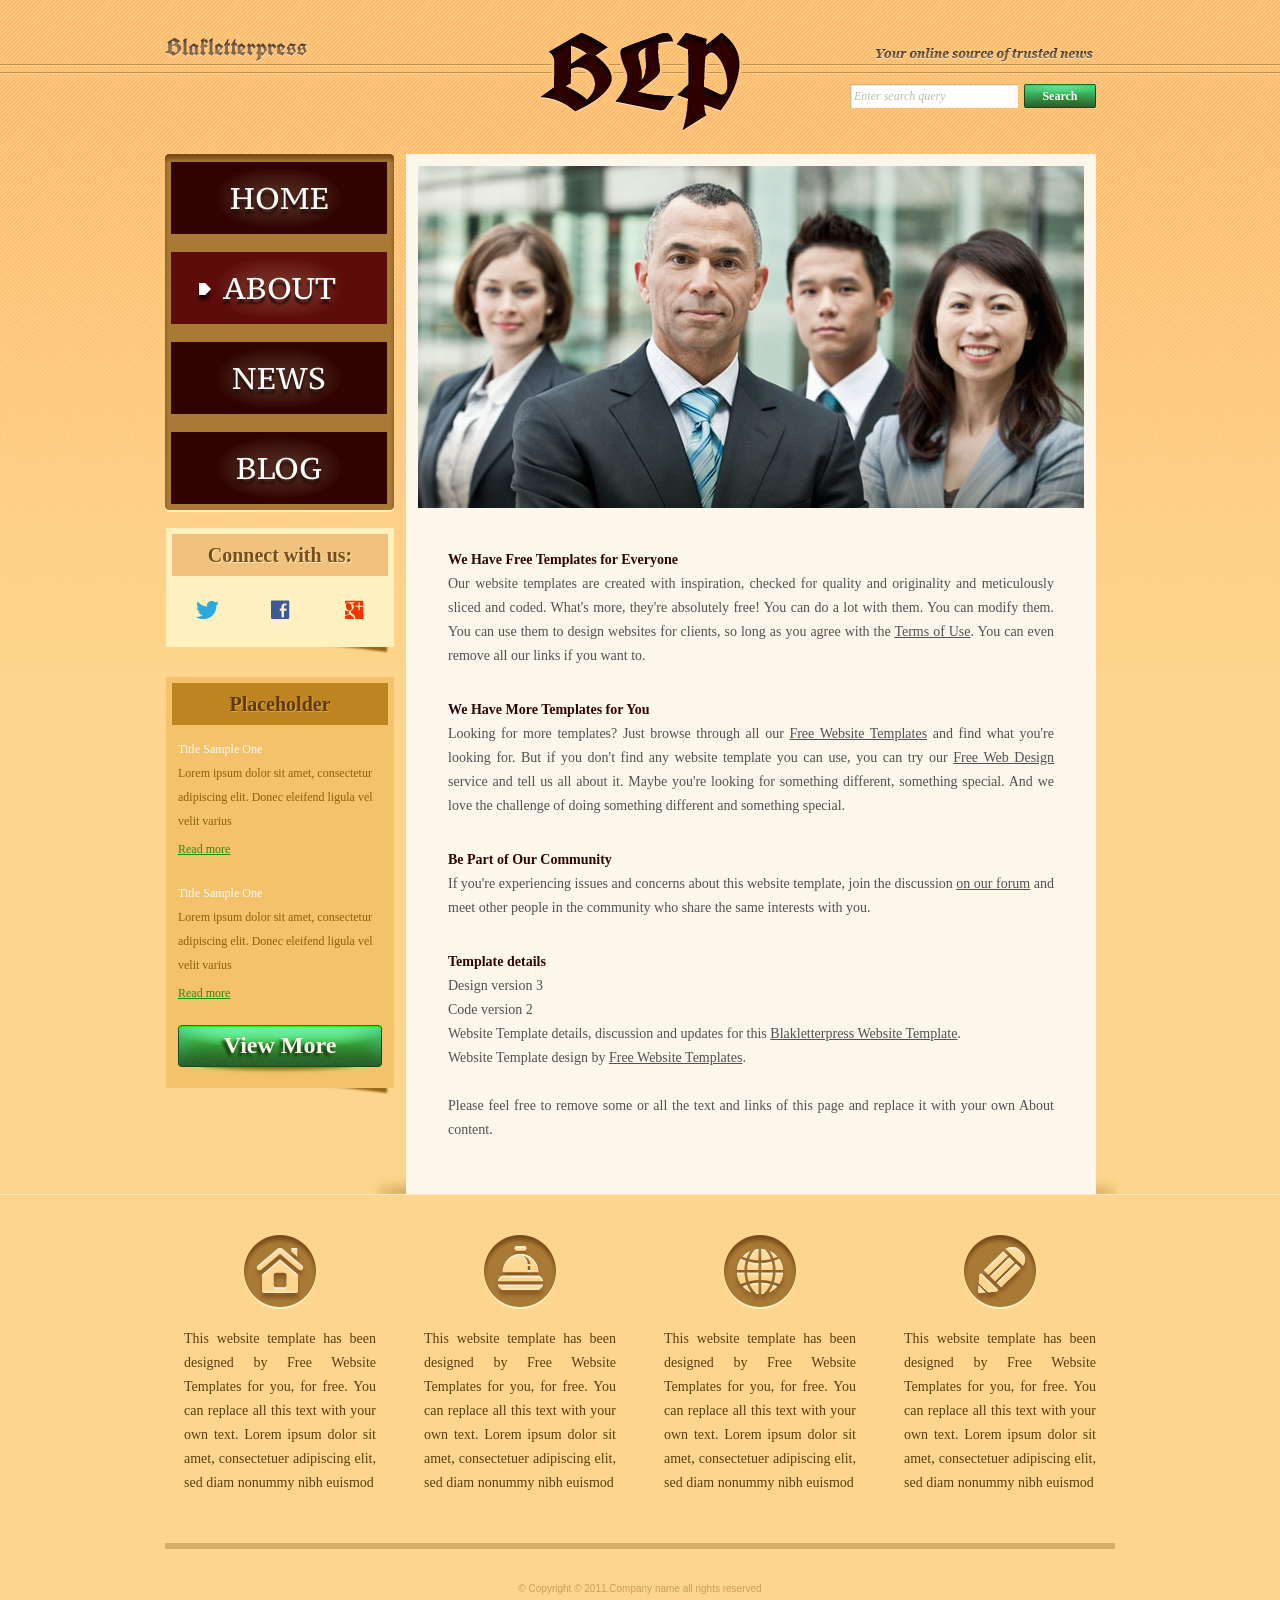
<file: Bai tap 2 - JS tin tuc va gio hang/about.html>
<!DOCTYPE html>
<!-- Website template by freewebsitetemplates.com -->
<html>
<head>
	<meta charset="UTF-8">
	<title>About - Blakletterpress Website Template</title>
	<link rel="stylesheet" href="css/style.css" type="text/css">
</head>
<body>
	<div id="page">
		<div id="header">
			<div id="motto">
				<a href="index.html" class="sitename"><img src="images/blakletterpress.png" height="24" width="142" alt="SiteName"></a>
				<p>
					<img src="images/header-text.png" height="14" width="218" alt="Text">
				</p>
			</div>
			<div id="logo">
				<a href="index.html"><img src="images/logo.png" alt="LOGO"></a>
			</div>
			<div id="searchbar">
				<form action="#" method="post">
					<input type="text" value="Enter search query" class="txtfield" onBlur="javascript:if(this.value==''){this.value=this.defaultValue;}" onFocus="javascript:if(this.value==this.defaultValue){this.value='';}">
					<input type="submit" value="Search" class="btn">
				</form>
			</div>
		</div>
		<div id="contents">
			<div id="main">
				<div id="gallery">
					<div>
						<img src="images/team-large.jpg" alt="Img">
					</div>
				</div>
				<div id="about" class="body">
					<h4>We Have Free Templates for Everyone</h4>
					<p>
						Our website templates are created with inspiration, checked for quality and originality and meticulously sliced and coded. What's more, they're absolutely free! You can do a lot with them. You can modify them. You can use them to design websites for clients, so long as you agree with the <a href="http://www.freewebsitetemplates.com/about/terms/">Terms of Use</a>. You can even remove all our links if you want to.
					</p>
					<h4>We Have More Templates for You</h4>
					<p>
						Looking for more templates? Just browse through all our <a href="http://www.freewebsitetemplates.com/">Free Website Templates</a> and find what you're looking for. But if you don't find any website template you can use, you can try our <a href="http://www.freewebsitetemplates.com/freewebdesign/">Free Web Design</a> service and tell us all about it. Maybe you're looking for something different, something special. And we love the challenge of doing something different and something special.
					</p>
					<h4>Be Part of Our Community</h4>
					<p>
						If you're experiencing issues and concerns about this website template, join the discussion <a href="http://www.freewebsitetemplates.com/forums/">on our forum</a> and meet other people in the community who share the same interests with you.
					</p>
					<h4>Template details</h4>
					<p>
						Design version 3<br> Code version 2<br> Website Template details, discussion and updates for this <a href="http://www.freewebsitetemplates.com/forums/f18/">Blakletterpress Website Template</a>.<br> Website Template design by <a href="http://www.freewebsitetemplates.com/">Free Website Templates</a>.<br><br> Please feel free to remove some or all the text and links of this page and replace it with your own About content.
					</p>
				</div>
			</div>
			<div id="sidebar">
				<div id="navigation">
					<div>
						<ul>
							<li>
								<a href="index.html">Home</a>
							</li>
							<li class="selected">
								<a href="about.html">About</a>
							</li>
							<li>
								<a href="news.html">News</a>
							</li>
							<li>
								<a href="blog.html">Blog</a>
							</li>
						</ul>
					</div>
				</div>
				<div class="section">
					<div id="connect">
						<h2>Connect with us:</h2>
						<a href="http://freewebsitetemplates.com/go/twitter/" target="_blank" class="twitter"></a> <a href="http://freewebsitetemplates.com/go/facebook/" target="_blank" class="facebook"></a> <a href="http://freewebsitetemplates.com/go/googleplus/" target="_blank" class="googleplus"></a>
					</div>
				</div>
				<div class="section">
					<div id="posts">
						<h2>Placeholder</h2>
						<ul>
							<li>
								<h5>Title Sample One</h5>
								<p>
									Lorem ipsum dolor sit amet, consectetur adipiscing elit. Donec eleifend ligula vel velit varius
								</p>
								<a href="news.html" class="more">Read more</a>
							</li>
							<li>
								<h5>Title Sample One</h5>
								<p>
									Lorem ipsum dolor sit amet, consectetur adipiscing elit. Donec eleifend ligula vel velit varius
								</p>
								<a href="news.html" class="more">Read more</a>
							</li>
						</ul>
						<a href="news.html" class="btn2">View More</a>
					</div>
				</div>
			</div>
		</div>
		<div id="footer">
			<div>
				<ul id="featured">
					<li>
						<a href="index.html" class="home"></a>
						<p>
							This website template has been designed by Free Website Templates for you, for free. You can replace all this text with your own text. Lorem ipsum dolor sit amet, consectetuer adipiscing elit, sed diam nonummy nibh euismod
						</p>
					</li>
					<li>
						<a href="index.html" class="bell"></a>
						<p>
							This website template has been designed by Free Website Templates for you, for free. You can replace all this text with your own text. Lorem ipsum dolor sit amet, consectetuer adipiscing elit, sed diam nonummy nibh euismod
						</p>
					</li>
					<li>
						<a href="index.html" class="globe"></a>
						<p>
							This website template has been designed by Free Website Templates for you, for free. You can replace all this text with your own text. Lorem ipsum dolor sit amet, consectetuer adipiscing elit, sed diam nonummy nibh euismod
						</p>
					</li>
					<li>
						<a href="index.html" class="pencil"></a>
						<p>
							This website template has been designed by Free Website Templates for you, for free. You can replace all this text with your own text. Lorem ipsum dolor sit amet, consectetuer adipiscing elit, sed diam nonummy nibh euismod
						</p>
					</li>
					</li>
				</ul>
				<p id="footnote">
					© Copyright © 2011.Company name all rights reserved
				</p>
			</div>
		</div>
	</div>
</body>
</html>
</file>
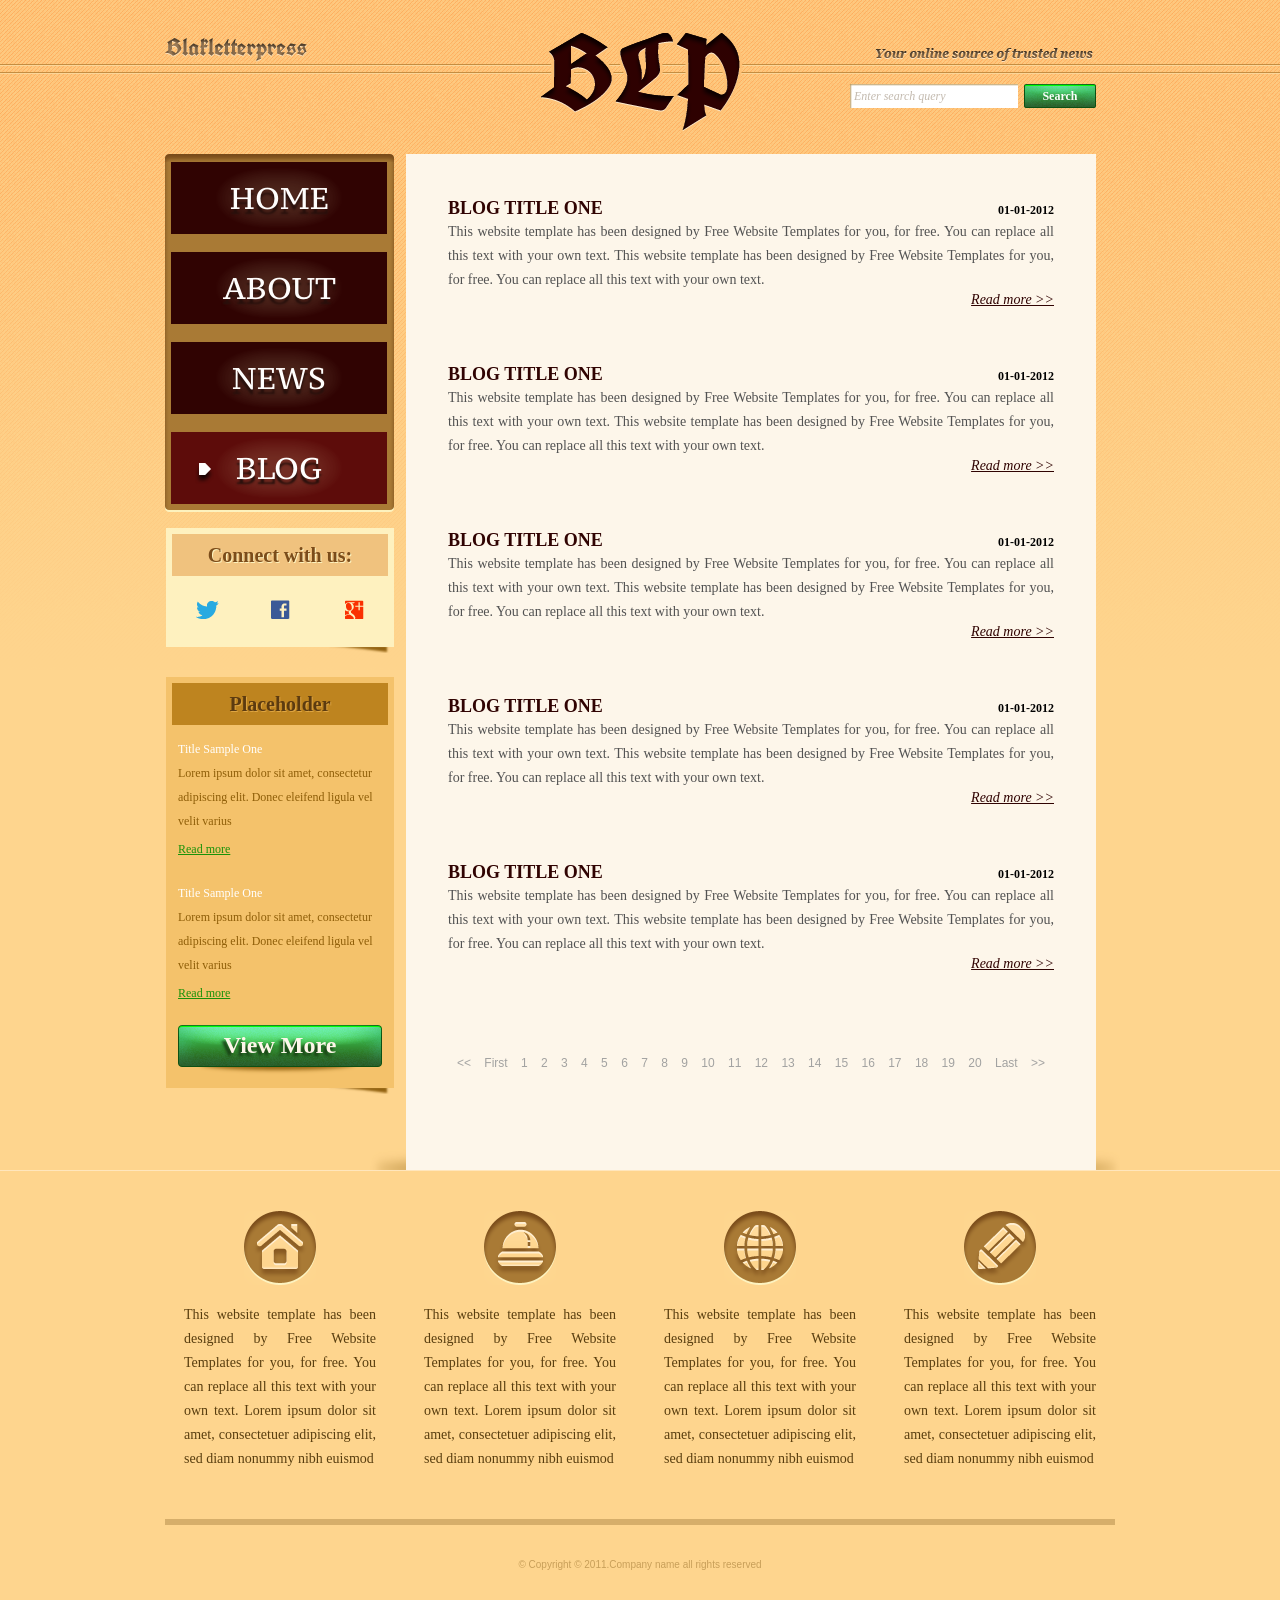
<file: Bai tap 2 - JS tin tuc va gio hang/blog.html>
<!DOCTYPE html>
<!-- Website template by freewebsitetemplates.com -->
<html>
<head>
	<meta charset="UTF-8">
	<title>Blog - Blakletterpress Website Template</title>
	<link rel="stylesheet" href="css/style.css" type="text/css">
</head>
<body>
	<div id="page">
		<div id="header">
			<div id="motto">
				<a href="index.html" class="sitename"><img src="images/blakletterpress.png" height="24" width="142" alt="SiteName"></a>
				<p>
					<img src="images/header-text.png" height="14" width="218" alt="Text">
				</p>
			</div>
			<div id="logo">
				<a href="index.html"><img src="images/logo.png" alt="LOGO"></a>
			</div>
			<div id="searchbar">
				<form action="#" method="post">
					<input type="text" value="Enter search query" class="txtfield" onBlur="javascript:if(this.value==''){this.value=this.defaultValue;}" onFocus="javascript:if(this.value==this.defaultValue){this.value='';}">
					<input type="submit" value="Search" class="btn">
				</form>
			</div>
		</div>
		<div id="contents">
			<div id="main">
				<div class="body">
					<ul id="list">
						<li>
							<span class="time">01-01-2012</span>
							<h3>BLOG TITLE ONE</h3>
							<p>
								This website template has been designed by Free Website Templates for you, for free. You can replace all this text with your own text. This website template has been designed by Free Website Templates for you, for free. You can replace all this text with your own text.
							</p>
							<a href="blog.html" class="more">Read more >></a>
						</li>
						<li>
							<span class="time">01-01-2012</span>
							<h3>BLOG TITLE ONE</h3>
							<p>
								This website template has been designed by Free Website Templates for you, for free. You can replace all this text with your own text. This website template has been designed by Free Website Templates for you, for free. You can replace all this text with your own text.
							</p>
							<a href="blog.html" class="more">Read more >></a>
						</li>
						<li>
							<span class="time">01-01-2012</span>
							<h3>BLOG TITLE ONE</h3>
							<p>
								This website template has been designed by Free Website Templates for you, for free. You can replace all this text with your own text. This website template has been designed by Free Website Templates for you, for free. You can replace all this text with your own text.
							</p>
							<a href="blog.html" class="more">Read more >></a>
						</li>
						<li>
							<span class="time">01-01-2012</span>
							<h3>BLOG TITLE ONE</h3>
							<p>
								This website template has been designed by Free Website Templates for you, for free. You can replace all this text with your own text. This website template has been designed by Free Website Templates for you, for free. You can replace all this text with your own text.
							</p>
							<a href="blog.html" class="more">Read more >></a>
						</li>
						<li>
							<span class="time">01-01-2012</span>
							<h3>BLOG TITLE ONE</h3>
							<p>
								This website template has been designed by Free Website Templates for you, for free. You can replace all this text with your own text. This website template has been designed by Free Website Templates for you, for free. You can replace all this text with your own text.
							</p>
							<a href="blog.html" class="more">Read more >></a>
						</li>
					</ul>
					<div id="pagination">
						<a href="blog.html">&lt;&lt;</a> <a href="blog.html">First</a> <a href="blog.html">1</a> <a href="blog.html">2</a> <a href="blog.html">3</a> <a href="blog.html">4</a> <a href="blog.html">5</a> <a href="blog.html">6</a> <a href="blog.html">7</a> <a href="blog.html">8</a> <a href="blog.html">9</a> <a href="blog.html">10</a> <a href="blog.html">11</a> <a href="blog.html">12</a> <a href="blog.html">13</a> <a href="blog.html">14</a> <a href="blog.html">15</a> <a href="blog.html">16</a> <a href="blog.html">17</a> <a href="blog.html">18</a> <a href="blog.html">19</a> <a href="blog.html">20</a> <a href="blog.html">Last</a> <a href="blog.html">&gt;&gt;</a>
					</div>
				</div>
			</div>
			<div id="sidebar">
				<div id="navigation">
					<div>
						<ul>
							<li>
								<a href="index.html">Home</a>
							</li>
							<li>
								<a href="about.html">About</a>
							</li>
							<li>
								<a href="news.html">News</a>
							</li>
							<li class="selected">
								<a href="blog.html">Blog</a>
							</li>
						</ul>
					</div>
				</div>
				<div class="section">
					<div id="connect">
						<h2>Connect with us:</h2>
						<a href="http://freewebsitetemplates.com/go/twitter/" target="_blank" class="twitter"></a> <a href="http://freewebsitetemplates.com/go/facebook/" target="_blank" class="facebook"></a> <a href="http://freewebsitetemplates.com/go/googleplus/" target="_blank" class="googleplus"></a>
					</div>
				</div>
				<div class="section">
					<div id="posts">
						<h2>Placeholder</h2>
						<ul>
							<li>
								<h5>Title Sample One</h5>
								<p>
									Lorem ipsum dolor sit amet, consectetur adipiscing elit. Donec eleifend ligula vel velit varius
								</p>
								<a href="news.html" class="more">Read more</a>
							</li>
							<li>
								<h5>Title Sample One</h5>
								<p>
									Lorem ipsum dolor sit amet, consectetur adipiscing elit. Donec eleifend ligula vel velit varius
								</p>
								<a href="news.html" class="more">Read more</a>
							</li>
						</ul>
						<a href="news.html" class="btn2">View More</a>
					</div>
				</div>
			</div>
		</div>
		<div id="footer">
			<div>
				<ul id="featured">
					<li>
						<a href="index.html" class="home"></a>
						<p>
							This website template has been designed by Free Website Templates for you, for free. You can replace all this text with your own text. Lorem ipsum dolor sit amet, consectetuer adipiscing elit, sed diam nonummy nibh euismod
						</p>
					</li>
					<li>
						<a href="index.html" class="bell"></a>
						<p>
							This website template has been designed by Free Website Templates for you, for free. You can replace all this text with your own text. Lorem ipsum dolor sit amet, consectetuer adipiscing elit, sed diam nonummy nibh euismod
						</p>
					</li>
					<li>
						<a href="index.html" class="globe"></a>
						<p>
							This website template has been designed by Free Website Templates for you, for free. You can replace all this text with your own text. Lorem ipsum dolor sit amet, consectetuer adipiscing elit, sed diam nonummy nibh euismod
						</p>
					</li>
					<li>
						<a href="index.html" class="pencil"></a>
						<p>
							This website template has been designed by Free Website Templates for you, for free. You can replace all this text with your own text. Lorem ipsum dolor sit amet, consectetuer adipiscing elit, sed diam nonummy nibh euismod
						</p>
					</li>
				</ul>
				<p id="footnote">
					© Copyright © 2011.Company name all rights reserved
				</p>
			</div>
		</div>
	</div>
</body>
</html>
</file>
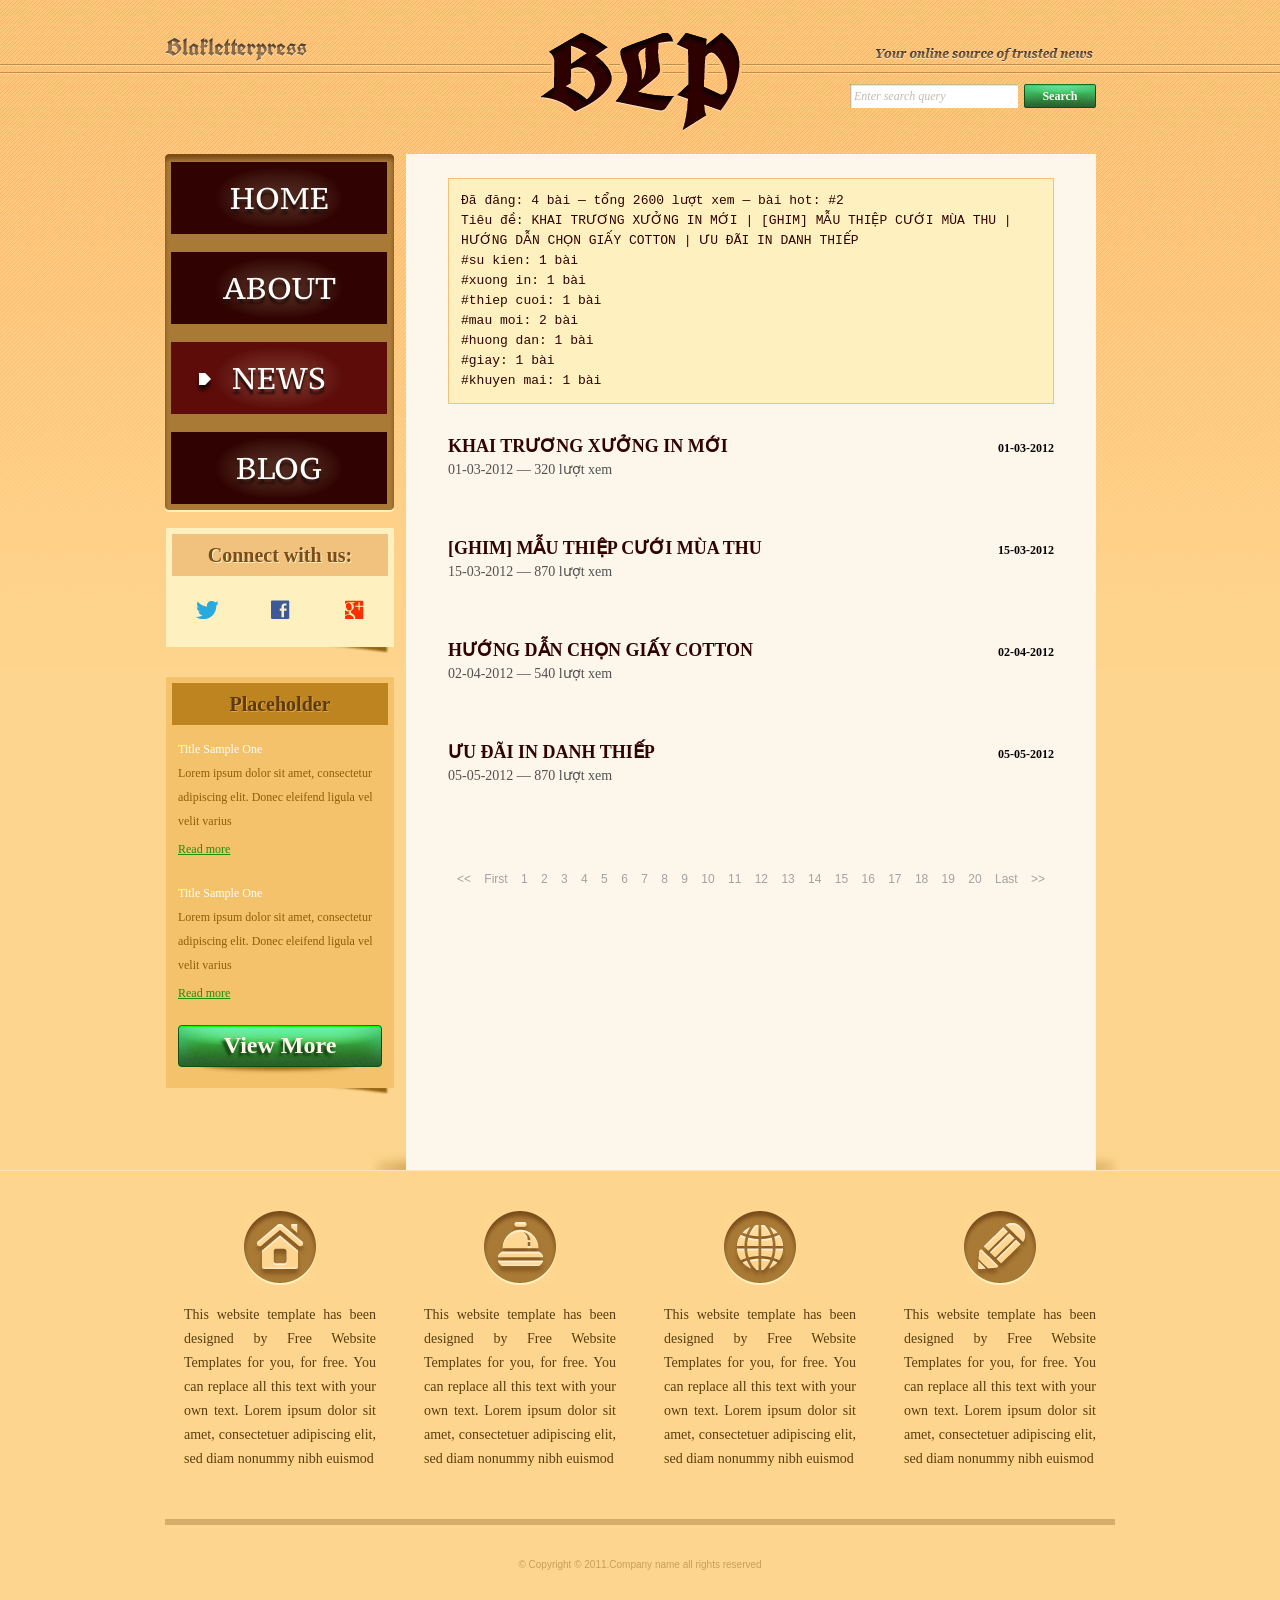
<file: Bai tap 2 - JS tin tuc va gio hang/news.html>
<!DOCTYPE html>
<!-- Website template by freewebsitetemplates.com -->
<html>
<head>
	<meta charset="UTF-8">
	<title>Bài A – Tin tức từ JSON | Blakletterpress</title>
	<link rel="stylesheet" href="css/style.css" type="text/css">
	<link rel="stylesheet" href="css/bai-js.css" type="text/css">
</head>
<body>
	<div id="page">
		<div id="header">
			<div id="motto">
				<a href="index.html" class="sitename"><img src="images/blakletterpress.png" height="24" width="142" alt="SiteName"></a>
				<p>
					<img src="images/header-text.png" height="14" width="218" alt="Text">
				</p>
			</div>
			<div id="logo">
				<a href="index.html"><img src="images/logo.png" alt="LOGO"></a>
			</div>
			<div id="searchbar">
				<form action="#" method="post">
					<input type="text" value="Enter search query" class="txtfield" onBlur="javascript:if(this.value==''){this.value=this.defaultValue;}" onFocus="javascript:if(this.value==this.defaultValue){this.value='';}">
					<input type="submit" value="Search" class="btn">
				</form>
			</div>
		</div>
		<div id="contents">
			<div id="main">
				<div class="body">
					<pre id="ket-qua"></pre>
					<ul id="list">
						<li>
							<span class="time">01-01-2012</span>
							<h3>NEWS TITLE ONE</h3>
							<p>
								This website template has been designed by Free Website Templates for you, for free. You can replace all this text with your own text. This website template has been designed by Free Website Templates for you, for free. You can replace all this text with your own text.
							</p>
							<a href="news.html" class="more">Read more >></a>
						</li>
						<li>
							<span class="time">01-01-2012</span>
							<h3>NEWS TITLE ONE</h3>
							<p>
								This website template has been designed by Free Website Templates for you, for free. You can replace all this text with your own text. This website template has been designed by Free Website Templates for you, for free. You can replace all this text with your own text.
							</p>
							<a href="news.html" class="more">Read more >></a>
						</li>
						<li>
							<span class="time">01-01-2012</span>
							<h3>NEWS TITLE ONE</h3>
							<p>
								This website template has been designed by Free Website Templates for you, for free. You can replace all this text with your own text. This website template has been designed by Free Website Templates for you, for free. You can replace all this text with your own text.
							</p>
							<a href="news.html" class="more">Read more >></a>
						</li>
						<li>
							<span class="time">01-01-2012</span>
							<h3>NEWS TITLE ONE</h3>
							<p>
								This website template has been designed by Free Website Templates for you, for free. You can replace all this text with your own text. This website template has been designed by Free Website Templates for you, for free. You can replace all this text with your own text.
							</p>
							<a href="news.html" class="more">Read more >></a>
						</li>
						<li>
							<span class="time">01-01-2012</span>
							<h3>NEWS TITLE ONE</h3>
							<p>
								This website template has been designed by Free Website Templates for you, for free. You can replace all this text with your own text. This website template has been designed by Free Website Templates for you, for free. You can replace all this text with your own text.
							</p>
							<a href="news.html" class="more">Read more >></a>
						</li>
					</ul>
					<div id="pagination">
						<a href="news.html">&lt;&lt;</a> <a href="news.html">First</a> <a href="news.html">1</a> <a href="news.html">2</a> <a href="news.html">3</a> <a href="news.html">4</a> <a href="news.html">5</a> <a href="news.html">6</a> <a href="news.html">7</a> <a href="news.html">8</a> <a href="news.html">9</a> <a href="news.html">10</a> <a href="news.html">11</a> <a href="news.html">12</a> <a href="news.html">13</a> <a href="news.html">14</a> <a href="news.html">15</a> <a href="news.html">16</a> <a href="news.html">17</a> <a href="news.html">18</a> <a href="news.html">19</a> <a href="news.html">20</a> <a href="news.html">Last</a> <a href="news.html">&gt;&gt;</a>
					</div>
				</div>
			</div>
			<div id="sidebar">
				<div id="navigation">
					<div>
						<ul>
							<li>
								<a href="index.html">Home</a>
							</li>
							<li>
								<a href="about.html">About</a>
							</li>
							<li class="selected">
								<a href="news.html">News</a>
							</li>
							<li>
								<a href="blog.html">Blog</a>
							</li>
						</ul>
					</div>
				</div>
				<div class="section">
					<div id="connect">
						<h2>Connect with us:</h2>
						<a href="http://freewebsitetemplates.com/go/twitter/" target="_blank" class="twitter"></a> <a href="http://freewebsitetemplates.com/go/facebook/" target="_blank" class="facebook"></a> <a href="http://freewebsitetemplates.com/go/googleplus/" target="_blank" class="googleplus"></a>
					</div>
				</div>
				<div class="section">
					<div id="posts">
						<h2>Placeholder</h2>
						<ul>
							<li>
								<h5>Title Sample One</h5>
								<p>
									Lorem ipsum dolor sit amet, consectetur adipiscing elit. Donec eleifend ligula vel velit varius
								</p>
								<a href="news.html" class="more">Read more</a>
							</li>
							<li>
								<h5>Title Sample One</h5>
								<p>
									Lorem ipsum dolor sit amet, consectetur adipiscing elit. Donec eleifend ligula vel velit varius
								</p>
								<a href="news.html" class="more">Read more</a>
							</li>
						</ul>
						<a href="news.html" class="btn2">View More</a>
					</div>
				</div>
			</div>
		</div>
		<div id="footer">
			<div>
				<ul id="featured">
					<li>
						<a href="index.html" class="home"></a>
						<p>
							This website template has been designed by Free Website Templates for you, for free. You can replace all this text with your own text. Lorem ipsum dolor sit amet, consectetuer adipiscing elit, sed diam nonummy nibh euismod
						</p>
					</li>
					<li>
						<a href="index.html" class="bell"></a>
						<p>
							This website template has been designed by Free Website Templates for you, for free. You can replace all this text with your own text. Lorem ipsum dolor sit amet, consectetuer adipiscing elit, sed diam nonummy nibh euismod
						</p>
					</li>
					<li>
						<a href="index.html" class="globe"></a>
						<p>
							This website template has been designed by Free Website Templates for you, for free. You can replace all this text with your own text. Lorem ipsum dolor sit amet, consectetuer adipiscing elit, sed diam nonummy nibh euismod
						</p>
					</li>
					<li>
						<a href="index.html" class="pencil"></a>
						<p>
							This website template has been designed by Free Website Templates for you, for free. You can replace all this text with your own text. Lorem ipsum dolor sit amet, consectetuer adipiscing elit, sed diam nonummy nibh euismod
						</p>
					</li>
				</ul>
				<p id="footnote">
					© Copyright © 2011.Company name all rights reserved
				</p>
			</div>
		</div>
	</div>
	<script src="js/ho-tro.js"></script>
	<script src="js/bai-a-tin-tuc.js"></script>
</body>
</html>
</file>
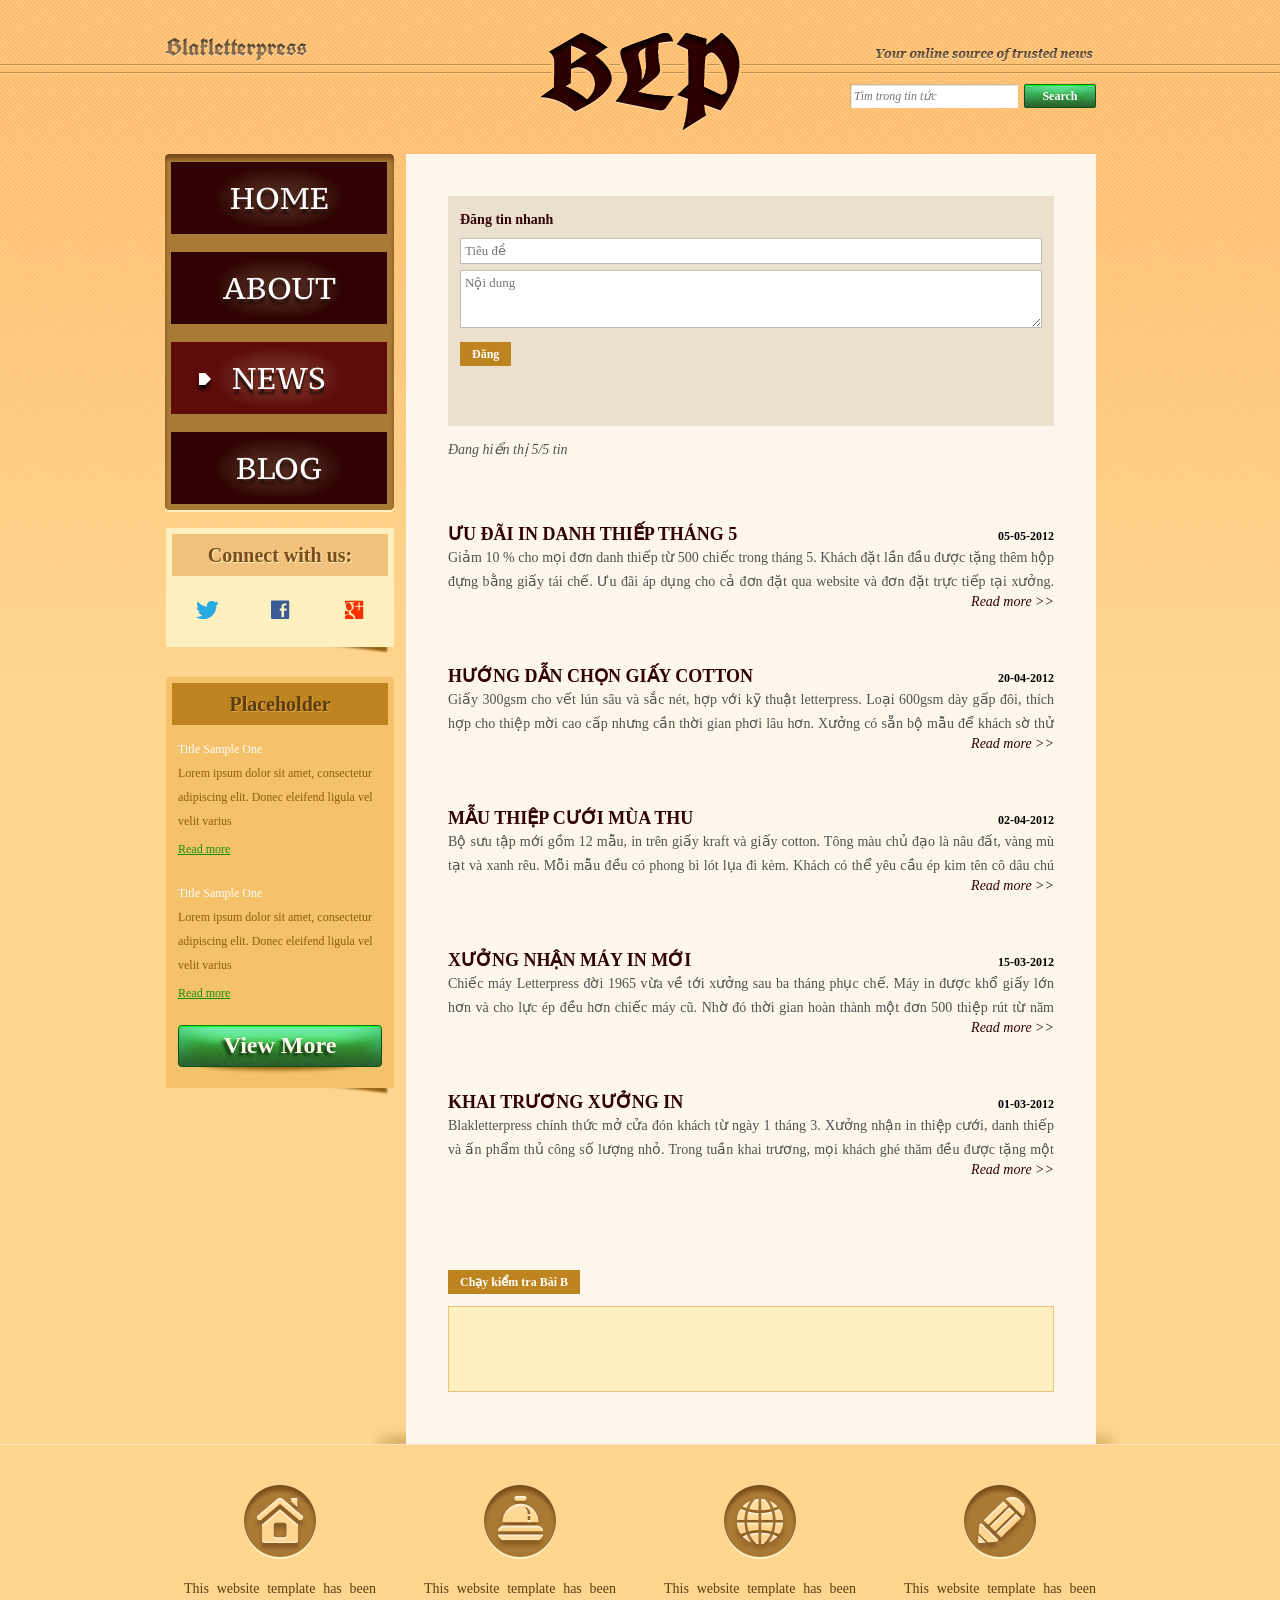
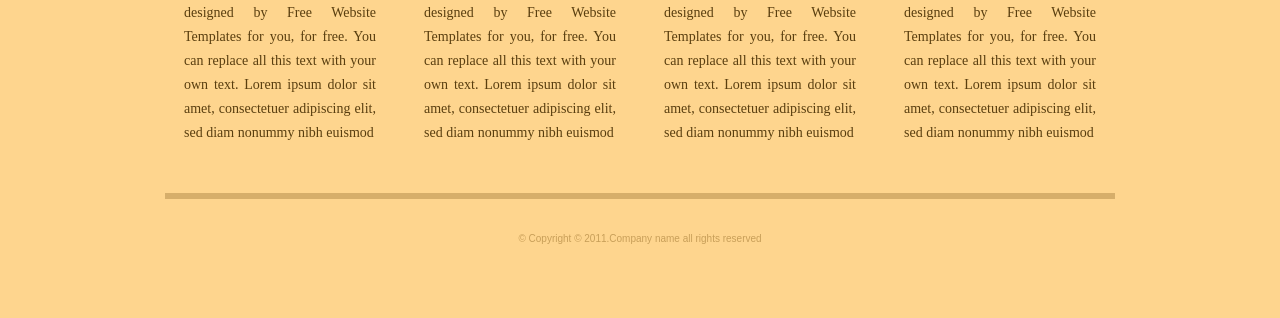
<file: Bai tap 3 - JS thu vien anh va tin nhanh/news.html>
<!DOCTYPE html>
<!-- Website template by freewebsitetemplates.com -->
<html>
<head>
	<meta charset="UTF-8">
	<title>Bài B – Lọc tin và đăng tin nhanh | Blakletterpress</title>
	<link rel="stylesheet" href="css/style.css" type="text/css">
	<link rel="stylesheet" href="css/bai-js.css" type="text/css">
</head>
<body>
	<div id="page">
		<div id="header">
			<div id="motto">
				<a href="index.html" class="sitename"><img src="images/blakletterpress.png" height="24" width="142" alt="SiteName"></a>
				<p>
					<img src="images/header-text.png" height="14" width="218" alt="Text">
				</p>
			</div>
			<div id="logo">
				<a href="index.html"><img src="images/logo.png" alt="LOGO"></a>
			</div>
			<div id="searchbar">
				<form action="#" method="post">
					<input type="text" id="o-tim-kiem" value="" placeholder="Tìm trong tin tức" class="txtfield">
					<input type="submit" value="Search" class="btn">
				</form>
			</div>
		</div>
		<div id="contents">
			<div id="main">
				<div class="body">
					<div id="them-tin">
						<h4>Đăng tin nhanh</h4>
						<input type="text" id="tin-tieu-de" placeholder="Tiêu đề">
						<textarea id="tin-noi-dung" rows="3" placeholder="Nội dung"></textarea>
						<button type="button" id="nut-dang">Đăng</button>
						<p id="bao-loi"></p>
					</div>
					<p id="bo-dem"></p>
					<ul id="list">
						<li>
							<span class="time">05-05-2012</span>
							<h3>ƯU ĐÃI IN DANH THIẾP THÁNG 5</h3>
							<p>
								Giảm 10 % cho mọi đơn danh thiếp từ 500 chiếc trong tháng 5. Khách đặt lần đầu được tặng thêm hộp đựng bằng giấy tái chế. Ưu đãi áp dụng cho cả đơn đặt qua website và đơn đặt trực tiếp tại xưởng. Mỗi khách hàng được dùng ưu đãi một lần.
							</p>
							<button type="button" class="more">Read more &gt;&gt;</button>
						</li>
						<li>
							<span class="time">20-04-2012</span>
							<h3>HƯỚNG DẪN CHỌN GIẤY COTTON</h3>
							<p>
								Giấy 300gsm cho vết lún sâu và sắc nét, hợp với kỹ thuật letterpress. Loại 600gsm dày gấp đôi, thích hợp cho thiệp mời cao cấp nhưng cần thời gian phơi lâu hơn. Xưởng có sẵn bộ mẫu để khách sờ thử trước khi quyết định. Hãy ghé xưởng vào giờ hành chính để được tư vấn.
							</p>
							<button type="button" class="more">Read more &gt;&gt;</button>
						</li>
						<li>
							<span class="time">02-04-2012</span>
							<h3>MẪU THIỆP CƯỚI MÙA THU</h3>
							<p>
								Bộ sưu tập mới gồm 12 mẫu, in trên giấy kraft và giấy cotton. Tông màu chủ đạo là nâu đất, vàng mù tạt và xanh rêu. Mỗi mẫu đều có phong bì lót lụa đi kèm. Khách có thể yêu cầu ép kim tên cô dâu chú rể.
							</p>
							<button type="button" class="more">Read more &gt;&gt;</button>
						</li>
						<li>
							<span class="time">15-03-2012</span>
							<h3>XƯỞNG NHẬN MÁY IN MỚI</h3>
							<p>
								Chiếc máy Letterpress đời 1965 vừa về tới xưởng sau ba tháng phục chế. Máy in được khổ giấy lớn hơn và cho lực ép đều hơn chiếc máy cũ. Nhờ đó thời gian hoàn thành một đơn 500 thiệp rút từ năm ngày xuống ba ngày. Xưởng mở cửa đón khách tham quan máy vào sáng thứ bảy hằng tuần.
							</p>
							<button type="button" class="more">Read more &gt;&gt;</button>
						</li>
						<li>
							<span class="time">01-03-2012</span>
							<h3>KHAI TRƯƠNG XƯỞNG IN</h3>
							<p>
								Blakletterpress chính thức mở cửa đón khách từ ngày 1 tháng 3. Xưởng nhận in thiệp cưới, danh thiếp và ấn phẩm thủ công số lượng nhỏ. Trong tuần khai trương, mọi khách ghé thăm đều được tặng một tấm bưu thiếp in tay. Rất mong được đón tiếp quý khách.
							</p>
							<button type="button" class="more">Read more &gt;&gt;</button>
						</li>
					</ul>
					<p id="khong-thay" class="an"></p>
					<div id="kiem-tra">
						<button type="button" id="nut-kiem-tra">Chạy kiểm tra Bài B</button>
						<pre id="ket-qua"></pre>
					</div>
				</div>
			</div>
			<div id="sidebar">
				<div id="navigation">
					<div>
						<ul>
							<li>
								<a href="index.html">Home</a>
							</li>
							<li>
								<a href="about.html">About</a>
							</li>
							<li class="selected">
								<a href="news.html">News</a>
							</li>
							<li>
								<a href="blog.html">Blog</a>
							</li>
						</ul>
					</div>
				</div>
				<div class="section">
					<div id="connect">
						<h2>Connect with us:</h2>
						<a href="http://freewebsitetemplates.com/go/twitter/" target="_blank" class="twitter"></a> <a href="http://freewebsitetemplates.com/go/facebook/" target="_blank" class="facebook"></a> <a href="http://freewebsitetemplates.com/go/googleplus/" target="_blank" class="googleplus"></a>
					</div>
				</div>
				<div class="section">
					<div id="posts">
						<h2>Placeholder</h2>
						<ul>
							<li>
								<h5>Title Sample One</h5>
								<p>
									Lorem ipsum dolor sit amet, consectetur adipiscing elit. Donec eleifend ligula vel velit varius
								</p>
								<a href="news.html" class="more">Read more</a>
							</li>
							<li>
								<h5>Title Sample One</h5>
								<p>
									Lorem ipsum dolor sit amet, consectetur adipiscing elit. Donec eleifend ligula vel velit varius
								</p>
								<a href="news.html" class="more">Read more</a>
							</li>
						</ul>
						<a href="news.html" class="btn2">View More</a>
					</div>
				</div>
			</div>
		</div>
		<div id="footer">
			<div>
				<ul id="featured">
					<li>
						<a href="index.html" class="home"></a>
						<p>
							This website template has been designed by Free Website Templates for you, for free. You can replace all this text with your own text. Lorem ipsum dolor sit amet, consectetuer adipiscing elit, sed diam nonummy nibh euismod
						</p>
					</li>
					<li>
						<a href="index.html" class="bell"></a>
						<p>
							This website template has been designed by Free Website Templates for you, for free. You can replace all this text with your own text. Lorem ipsum dolor sit amet, consectetuer adipiscing elit, sed diam nonummy nibh euismod
						</p>
					</li>
					<li>
						<a href="index.html" class="globe"></a>
						<p>
							This website template has been designed by Free Website Templates for you, for free. You can replace all this text with your own text. Lorem ipsum dolor sit amet, consectetuer adipiscing elit, sed diam nonummy nibh euismod
						</p>
					</li>
					<li>
						<a href="index.html" class="pencil"></a>
						<p>
							This website template has been designed by Free Website Templates for you, for free. You can replace all this text with your own text. Lorem ipsum dolor sit amet, consectetuer adipiscing elit, sed diam nonummy nibh euismod
						</p>
					</li>
				</ul>
				<p id="footnote">
					© Copyright © 2011.Company name all rights reserved
				</p>
			</div>
		</div>
	</div>
	<script src="js/ho-tro.js"></script>
	<script src="js/bai-b-tin-nhanh.js"></script>
	<script src="js/kiem-tra.js"></script>
</body>
</html>
</file>
<file: assets/style.css>
:root {
  --bg: #0b0e17;
  --bg-soft: #11162280;
  --text: #eef1fb;
  --text-dim: #9aa3c0;
  --accent: #7c9bff;
  --accent-2: #ff8a9b;
  --card-bg: #151a2acc;
  --border: #2a3150;
  --radius: 18px;
}

* { box-sizing: border-box; }

html { scroll-behavior: smooth; }

body {
  margin: 0;
  min-height: 100vh;
  background: var(--bg);
  color: var(--text);
  font-family: "Segoe UI", system-ui, -apple-system, sans-serif;
  overflow-x: hidden;
  position: relative;
}

/* Ambient background blobs */
.blob {
  position: fixed;
  width: 480px;
  height: 480px;
  border-radius: 50%;
  filter: blur(120px);
  opacity: 0.35;
  z-index: 0;
  pointer-events: none;
}
.blob-1 {
  top: -150px;
  left: -100px;
  background: var(--accent);
  animation: float1 16s ease-in-out infinite;
}
.blob-2 {
  bottom: -150px;
  right: -100px;
  background: var(--accent-2);
  animation: float2 18s ease-in-out infinite;
}
@keyframes float1 {
  0%, 100% { transform: translate(0, 0); }
  50% { transform: translate(80px, 60px); }
}
@keyframes float2 {
  0%, 100% { transform: translate(0, 0); }
  50% { transform: translate(-60px, -80px); }
}

/* Nav */
.nav {
  position: sticky;
  top: 0;
  z-index: 10;
  display: flex;
  align-items: center;
  justify-content: space-between;
  padding: 18px 6vw;
  backdrop-filter: blur(10px);
  background: var(--bg-soft);
  border-bottom: 1px solid var(--border);
}
.nav-brand {
  font-weight: 700;
  letter-spacing: 0.5px;
}
.nav-brand span { color: var(--accent); }
.nav a {
  color: var(--text-dim);
  text-decoration: none;
  margin-left: 28px;
  font-size: 0.95rem;
  transition: color 0.2s;
}
.nav a:hover { color: var(--text); }

main { position: relative; z-index: 1; }

/* Hero */
.hero {
  min-height: 82vh;
  display: flex;
  flex-direction: column;
  align-items: flex-start;
  justify-content: center;
  padding: 0 6vw;
}
.hero-eyebrow {
  color: var(--accent);
  font-weight: 600;
  margin: 0 0 8px;
}
.hero-title {
  font-size: clamp(2.4rem, 6vw, 4.2rem);
  margin: 0;
  background: linear-gradient(90deg, var(--text), var(--accent) 60%, var(--accent-2));
  -webkit-background-clip: text;
  background-clip: text;
  color: transparent;
}
.hero-subtitle {
  color: var(--text-dim);
  font-size: 1.2rem;
  margin: 18px 0 26px;
  min-height: 1.6em;
}
.cursor { animation: blink 1s step-end infinite; color: var(--accent); }
@keyframes blink { 50% { opacity: 0; } }

.hero-badges {
  display: flex;
  flex-wrap: wrap;
  gap: 10px;
  margin-bottom: 30px;
}
.badge {
  border: 1px solid var(--border);
  padding: 8px 16px;
  border-radius: 999px;
  font-size: 0.88rem;
  color: var(--text-dim);
  background: var(--card-bg);
}

.hero-actions { display: flex; gap: 14px; flex-wrap: wrap; }
.btn {
  padding: 12px 24px;
  border-radius: 999px;
  text-decoration: none;
  font-weight: 600;
  font-size: 0.95rem;
  transition: transform 0.2s, box-shadow 0.2s, background 0.2s;
}
.btn-primary {
  background: linear-gradient(90deg, var(--accent), var(--accent-2));
  color: #0b0e17;
}
.btn-primary:hover { transform: translateY(-2px); box-shadow: 0 10px 30px -10px var(--accent); }
.btn-ghost {
  color: var(--text);
  border: 1px solid var(--border);
}
.btn-ghost:hover { background: var(--card-bg); transform: translateY(-2px); }

/* Sections */
.section {
  padding: 90px 6vw;
  max-width: 1100px;
  margin: 0 auto;
  opacity: 0;
  transform: translateY(24px);
  transition: opacity 0.7s ease, transform 0.7s ease;
}
.section.in-view { opacity: 1; transform: translateY(0); }

.section-title {
  font-size: 2rem;
  margin-bottom: 34px;
  position: relative;
  display: inline-block;
}
.section-title::after {
  content: "";
  position: absolute;
  left: 0;
  bottom: -10px;
  width: 48px;
  height: 4px;
  border-radius: 4px;
  background: linear-gradient(90deg, var(--accent), var(--accent-2));
}

/* About */
.about-grid {
  display: grid;
  grid-template-columns: 1.4fr 1fr;
  gap: 30px;
}
.about-card {
  background: var(--card-bg);
  border: 1px solid var(--border);
  border-radius: var(--radius);
  padding: 28px;
  line-height: 1.7;
  color: var(--text-dim);
}
.skills {
  display: flex;
  flex-wrap: wrap;
  align-content: flex-start;
  gap: 10px;
}
.skill {
  padding: 8px 16px;
  border-radius: 10px;
  background: var(--card-bg);
  border: 1px solid var(--border);
  font-size: 0.9rem;
  height: fit-content;
  transition: transform 0.2s, border-color 0.2s;
}
.skill:hover { transform: translateY(-3px); border-color: var(--accent); }

/* Homework cards */
.cards {
  display: grid;
  grid-template-columns: repeat(auto-fit, minmax(240px, 1fr));
  gap: 22px;
}
.card {
  background: var(--card-bg);
  border: 1px solid var(--border);
  border-radius: var(--radius);
  padding: 24px;
  transition: transform 0.25s, border-color 0.25s;
}
.card:hover { transform: translateY(-6px); border-color: var(--accent); }
.card h3 { margin: 6px 0 10px; }
.card p { color: var(--text-dim); line-height: 1.6; margin-bottom: 14px; }
.card a { color: var(--accent); text-decoration: none; font-weight: 600; }
.card-status { font-size: 0.85rem; font-weight: 600; }
.card-pending { opacity: 0.6; }

/* Contact */
.contact-links {
  display: flex;
  flex-wrap: wrap;
  gap: 16px;
  margin-top: 14px;
}
.contact-links a {
  color: var(--text);
  text-decoration: none;
  border: 1px solid var(--border);
  padding: 10px 18px;
  border-radius: 999px;
  background: var(--card-bg);
  transition: border-color 0.2s, transform 0.2s;
}
.contact-links a:hover { border-color: var(--accent); transform: translateY(-2px); }

/* Footer */
.footer {
  text-align: center;
  padding: 30px;
  color: var(--text-dim);
  font-size: 0.85rem;
  border-top: 1px solid var(--border);
}

@media (max-width: 720px) {
  .nav {
    flex-direction: column;
    align-items: flex-start;
    gap: 10px;
    padding: 14px 6vw;
  }
  .nav nav { display: flex; flex-wrap: wrap; gap: 4px 14px; }
  .nav a { margin-left: 0; }
  .about-grid { grid-template-columns: 1fr; }
}
</file>
<file: Bai tap 2 - JS tin tuc va gio hang/css/style.css>
/* Website template by freewebsitetemplates.com */
@font-face {
	font-family: 'PTSerif-Caption';
	src: url('../fonts/PT_Serif-Caption-Web-Regular.eot');
	src: local('☺'), url('../fonts/PT_Serif-Caption-Web-Regular.woff') format('woff'), url('../fonts/PT_Serif-Caption-Web-Regular.ttf') format('truetype'), url('../fonts/PT_Serif-Caption-Web-Regular.svg') format('svg');
	font-weight: normal;
	font-style: normal;
}
@font-face {
	font-family: 'UnifrakturCook-Bold';
	src: url('../fonts/UnifrakturCook-Bold.eot');
	src: local('☺'), url('../fonts/UnifrakturCook-Bold.woff') format('woff'), url('../fonts/UnifrakturCook-Bold.ttf') format('truetype'), url('../fonts/UnifrakturCook-Bold.svg') format('svg');
	font-weight: normal;
	font-style: normal;
}
body {
	background: #fed58e url(../images/bg-body.png) repeat-x left top;
	font-family: Georgia, "Times New Roman", Times, serif;
	margin: 0;
}
#background {
}
#page {
	width: 960px;
	margin: 0 auto;
}
img {
	border: 0;
}
/*------------------------------ SPRITES ------------------------------*/
.btn, .btn2, #searchbar form input.txtfield, #navigation li, #navigation li a:hover, #navigation li.selected a {
	background: url(../images/interface.png) no-repeat;
}
#navigation, #navigation > div, #navigation ul {
	background-image: url(../images/bg-navigation.png);
	background-repeat: no-repeat;
}
#connect > a, #featured li > a {
	background: url(../images/icons.png) no-repeat;
}
.btn {
	background-position: -178px 0;
	color: #fcfefc;
	cursor: pointer;
	font-family: Georgia, "Times New Roman", Times, serif;
	font-size: 12px;
	font-weight: bold;
	height: 24px;
	line-height: 24px;
	width: 72px;
	padding: 0 0 4px;
	text-align: center;
}
.btn:hover {
	background-position: -260px 0;
}
.btn2 {
	background-position: 0 -32px;
	display: block;
	color: #fdf6ea;
	font-family: Georgia, "Times New Roman", Times, serif;
	font-size: 24px;
	font-weight: bold;
	height: 51px;
	line-height: 40px;
	width: 204px;
	text-align: center;
	text-decoration: none;
	text-shadow: -3px 3px 3px #173c13;
}
.btn2:hover {
	background-position: -216px -31px;
}
/*------------------------------ HEADER ------------------------------*/
#header {
	height: 106px;
	padding: 24px 0;
	text-align: center;
	position: relative
}
/** motto **/
#motto {
	text-align: right;
	padding: 13px 27px 15px 0;
}
a.sitename {
	float: left;
	display: inline-block;
	font-family: "UnifrakturCook-Bold";
	font-size: 24px;
	height: 24px;
	margin-left: 5px;
}
#motto p {
	display: inline-block;
	height: 24px;
	line-height: 24px;
	margin: 8px 0 0;
}
/** Logo **/
#logo {
	display: inline-block;
	position: absolute;
	left: 360px;
	top: 24px;
}
/** Searchbar **/
#searchbar {
	padding: 0 24px 15px 0;
	text-align: right;
}
#searchbar form {
	display: inline-block;
*float: right; /** Needed for IE7 **/
}
#searchbar form input {
	float: left;
	border: 0;
	margin: 0;
}
#searchbar input.txtfield {
	background-position: 0 0;
	color: #c3baaf;
	font-family: Georgia, "Times New Roman", Times, serif;
	font-size: 12px;
	font-style: italic;
	height: 24px;
	line-height: 24px;
	width: 160px;
	margin: 0 6px 0 0;
	padding: 0 4px;
}
/*------------------------------ CONTENTS ------------------------------*/
#contents {
	background: url(../images/content-shadow.png) no-repeat right bottom;
*display: inline-block; /** Needed for IE7 **/
}
#contents:after {
	clear:both;
	content:"";
	display:block;
	height:0;
	line-height:0;
	visibility:hidden;
}
#contents h1 {
	color: #7e501c;
	font-size: 31px;
	font-weight: normal;
	margin: 0 0 30px;
	text-align: justify;
	text-shadow: 0 3px #fdf2be;
}
#contents h1 a {
	color: #7e501c;
}
#contents h1 em {
	font-weight: bold;
	text-transform: uppercase;
}
#contents h2 {
	font-size: 20px;
	line-height: 42px;
	margin: 0 0 24px;
	text-align: center;
}
#contents h3 {
	color: #300302;
	font-size: 18px;
	line-height: 24px;
	margin: 0 0 0;
	text-transform: uppercase;
}
#contents h4 {
	color: #300302;
	font-size: 14px;
	line-height: 24px;
	margin: 0;
}
#contents p {
	color: #525252;
	font-size: 14px;
	line-height: 24px;
	margin: 0;
	padding: 0 0 30px;
	text-align: justify;
}
#contents p a {
	color: #525252;
}
#contents p a:hover {
	color: #e19320;
}
/** MAIN **/
#main {
	float: right;
	background-color: #fdf6ea;
	min-height: 982px;
	width: 666px;
	margin: 0 24px 0 12px;
	padding: 12px 12px 22px;
}
#main div.body {
	padding: 0 30px;
}
/** list **/
#list {
	list-style: none;
	margin: 30px 0;
	padding: 0;
}
#list li {
	display: inline-block;
	width: 100%;
	margin: 0 0 54px;
}
#list span.time {
	float: right;
	font-size: 12px;
	font-weight: bold;
	margin: 7px 0 0;
}
#list li p {
	padding-bottom: 0;
}
#list li a.more {
	float: right;
	color: #300302;
	font-size: 14px;
	font-style: italic;
}
#list li a.more:hover {
	color: #097a07;
}
/** pagination **/
#pagination {
	font-family: Arial, Helvetica, sans-serif;
	font-size: 12px;
	text-align: center;
}
#pagination a {
	color: #a2a2a1;
	margin: 0 3px;
	padding: 0 2px;
	text-decoration: none;
}
#pagination a:hover {
	color: #be841f;
}
/** gallery **/
#gallery {
	margin: 0 0 36px;
}
#gallery > div {
	margin: 0 0 14px;
}
#gallery ul {
	background-color: #ebe0ce;
	display: inline-block;
	list-style: none;
	width: 606px;
	margin: 0;
	padding: 6px 30px;
}
#gallery ul li {
	float: left;
	cursor: pointer;
	height: 48px;
	width: 78px;
	margin: 0 11px;
}
#gallery ul li:hover {
	filter:alpha(opacity=80);
	opacity: 0.8;
}
/** SIDEBAR **/
#sidebar {
	float: left;
	height: auto;
	width: 229px;
	margin-left: 5px;
}
#sidebar div.section {
	background: url(../images/box-shadow-bottom.png) no-repeat left bottom;
	margin: 0 0 24px;
	padding: 0 0 6px;
}
/** Navigation **/
#navigation {
	background-position: -468px bottom;
	margin: 0 0 16px;
	padding: 0 0 8px;
}
#navigation > div {
	background-position: 0 top;
	padding: 8px 0 0;
}
#navigation ul {
	background-position: -234px top;
	background-repeat: repeat-y;
	list-style: none;
	margin: 0;
	padding: 0 6px;
}
#navigation li {
	background-position: 0 -90px;
	height: 72px;
	width: 216px;
	margin-top: 18px;
}
#navigation li:hover, #navigation li.selected {
	background-position: -226px -90px;
}
#navigation li:first-child {
	margin-top: 0;
}
#navigation li a {
	color: #fffefd;
	display: block;
	font: 30px/72px "PTSerif-Caption";
	text-align: center;
	text-decoration: none;
	text-transform: uppercase;
	text-shadow: 0 5px 2px #27100c;
}
#navigation li a:hover, #navigation li.selected a {
	background-position: 24px -162px;
}
/** connect **/
#connect {
	background-color: #fef1bf;
	margin-left: 1px;
	padding: 6px;
}
#connect h2 {
	background-color: #f0c27e;
	color: #7b4c1a;
	text-shadow: 1px 1px #fdf2be;
}
#connect > a {
	display: inline-block;
	height: 19px;
	width: 23px;
	margin: 0 24px 18px;
}
#connect a.twitter {
	background-position: 0 0;
}
#connect a.facebook {
	background-position: -72px 0;
	width: 19px;
}
#connect a.googleplus {
	background-position: -141px 0;
	width: 22px;
}
/** Post **/
#posts {
	background-color: #f4c26b;
	margin-left: 1px;
	padding: 6px;
}
#posts h2 {
	background-color: #be841f;
	color: #5c3b10;
	margin-bottom: 12px;
	text-shadow: 1px 1px #dfa643;
}
#posts ul {
	list-style: none;
	margin: 0;
	padding: 0 6px;
	overflow: hidden;
}
#posts li {
	margin: 0 0 24px;
}
#posts h5 {
	color: #fff;
	font-size: 12px;
	font-weight: normal;
	line-height: 24px;
	margin: 0;
}
#posts p {
	color: #8f5e08;
	font-size: 12px;
	padding-bottom: 6px;
	text-align: left;
}
#posts a.more {
	color: #199209;
	font-size: 12px;
}
#posts a.more:hover {
	color: #bb8528;
}
#posts a.btn2 {
	margin: 0 auto 6px;
}
/** hover states **/
#contents h1 a:hover, #posts p a:hover {
	text-decoration: none;
}
/*------------------------------ FOOTER ------------------------------*/
#footer {
	border-top: 1px solid #ffe6bc;
	width: 100%;
	padding: 40px 0;
	position: absolute;
	left: 0;
}
#footer > div {
	width: 960px;
	margin: 0 auto;
}
/** featured **/
#featured {
	display: inline-block;
	list-style: none;
	margin: 0 0 30px;
	padding: 0;
}
#featured li {
	float: left;
	width: 192px;
	margin: 0 24px;
}
#featured li > a {
	display: block;
	height: 74px;
	width: 72px;
	margin: 0 auto 18px;
}
#featured li a.home {
	background-position: -91px -27px;
}
#featured li a.bell {
	background-position: -91px -112px;
}
#featured li a.globe {
	background-position: -91px -196px;
}
#featured li a.pencil {
	background-position: -91px -280px;
}
#featured li a.home:hover {
	background-position: 0 -27px;
}
#featured li a.bell:hover {
	background-position: 0 -112px;
}
#featured li a.globe:hover {
	background-position: 0 -196px;
}
#featured li a.pencil:hover {
	background-position: 0 -280px;
}
#featured li p {
	color: #593e0f;
	font: 14px/24px "Times New Roman", Times, serif;
	text-align: justify;
}
#featured li p a {
	color: #593e0f;
}
#featured li p a:hover {
	color: #bb8528;
}
#footnote {
	color: #c89f59;
	font-family: "Trebuchet MS", Arial, Helvetica, sans-serif;
	font-size: 10px;
	width: 950px;
	border-top: 6px solid #d6ae6a;
	margin: 0 auto;
	padding: 34px 0;
	text-align: center;
}
</file>
<file: Bai tap 2 - JS tin tuc va gio hang/css/bai-js.css>
/* Bổ sung cho bài thực hành JavaScript — không sửa css/style.css gốc */
#ket-qua {
	background-color: #fef1bf;
	border: 1px solid #f0c27e;
	color: #300302;
	font: 13px/20px Consolas, "Courier New", monospace;
	min-height: 120px;
	margin: 12px 0 30px;
	padding: 12px;
	white-space: pre-wrap;
}
#contents code {
	background-color: #ebe0ce;
	font-family: Consolas, "Courier New", monospace;
	padding: 0 3px;
}
</file>
<file: Bai tap 3 - JS thu vien anh va tin nhanh/css/style.css>
/* Website template by freewebsitetemplates.com */
@font-face {
	font-family: 'PTSerif-Caption';
	src: url('../fonts/PT_Serif-Caption-Web-Regular.eot');
	src: local('☺'), url('../fonts/PT_Serif-Caption-Web-Regular.woff') format('woff'), url('../fonts/PT_Serif-Caption-Web-Regular.ttf') format('truetype'), url('../fonts/PT_Serif-Caption-Web-Regular.svg') format('svg');
	font-weight: normal;
	font-style: normal;
}
@font-face {
	font-family: 'UnifrakturCook-Bold';
	src: url('../fonts/UnifrakturCook-Bold.eot');
	src: local('☺'), url('../fonts/UnifrakturCook-Bold.woff') format('woff'), url('../fonts/UnifrakturCook-Bold.ttf') format('truetype'), url('../fonts/UnifrakturCook-Bold.svg') format('svg');
	font-weight: normal;
	font-style: normal;
}
body {
	background: #fed58e url(../images/bg-body.png) repeat-x left top;
	font-family: Georgia, "Times New Roman", Times, serif;
	margin: 0;
}
#background {
}
#page {
	width: 960px;
	margin: 0 auto;
}
img {
	border: 0;
}
/*------------------------------ SPRITES ------------------------------*/
.btn, .btn2, #searchbar form input.txtfield, #navigation li, #navigation li a:hover, #navigation li.selected a {
	background: url(../images/interface.png) no-repeat;
}
#navigation, #navigation > div, #navigation ul {
	background-image: url(../images/bg-navigation.png);
	background-repeat: no-repeat;
}
#connect > a, #featured li > a {
	background: url(../images/icons.png) no-repeat;
}
.btn {
	background-position: -178px 0;
	color: #fcfefc;
	cursor: pointer;
	font-family: Georgia, "Times New Roman", Times, serif;
	font-size: 12px;
	font-weight: bold;
	height: 24px;
	line-height: 24px;
	width: 72px;
	padding: 0 0 4px;
	text-align: center;
}
.btn:hover {
	background-position: -260px 0;
}
.btn2 {
	background-position: 0 -32px;
	display: block;
	color: #fdf6ea;
	font-family: Georgia, "Times New Roman", Times, serif;
	font-size: 24px;
	font-weight: bold;
	height: 51px;
	line-height: 40px;
	width: 204px;
	text-align: center;
	text-decoration: none;
	text-shadow: -3px 3px 3px #173c13;
}
.btn2:hover {
	background-position: -216px -31px;
}
/*------------------------------ HEADER ------------------------------*/
#header {
	height: 106px;
	padding: 24px 0;
	text-align: center;
	position: relative
}
/** motto **/
#motto {
	text-align: right;
	padding: 13px 27px 15px 0;
}
a.sitename {
	float: left;
	display: inline-block;
	font-family: "UnifrakturCook-Bold";
	font-size: 24px;
	height: 24px;
	margin-left: 5px;
}
#motto p {
	display: inline-block;
	height: 24px;
	line-height: 24px;
	margin: 8px 0 0;
}
/** Logo **/
#logo {
	display: inline-block;
	position: absolute;
	left: 360px;
	top: 24px;
}
/** Searchbar **/
#searchbar {
	padding: 0 24px 15px 0;
	text-align: right;
}
#searchbar form {
	display: inline-block;
*float: right; /** Needed for IE7 **/
}
#searchbar form input {
	float: left;
	border: 0;
	margin: 0;
}
#searchbar input.txtfield {
	background-position: 0 0;
	color: #c3baaf;
	font-family: Georgia, "Times New Roman", Times, serif;
	font-size: 12px;
	font-style: italic;
	height: 24px;
	line-height: 24px;
	width: 160px;
	margin: 0 6px 0 0;
	padding: 0 4px;
}
/*------------------------------ CONTENTS ------------------------------*/
#contents {
	background: url(../images/content-shadow.png) no-repeat right bottom;
*display: inline-block; /** Needed for IE7 **/
}
#contents:after {
	clear:both;
	content:"";
	display:block;
	height:0;
	line-height:0;
	visibility:hidden;
}
#contents h1 {
	color: #7e501c;
	font-size: 31px;
	font-weight: normal;
	margin: 0 0 30px;
	text-align: justify;
	text-shadow: 0 3px #fdf2be;
}
#contents h1 a {
	color: #7e501c;
}
#contents h1 em {
	font-weight: bold;
	text-transform: uppercase;
}
#contents h2 {
	font-size: 20px;
	line-height: 42px;
	margin: 0 0 24px;
	text-align: center;
}
#contents h3 {
	color: #300302;
	font-size: 18px;
	line-height: 24px;
	margin: 0 0 0;
	text-transform: uppercase;
}
#contents h4 {
	color: #300302;
	font-size: 14px;
	line-height: 24px;
	margin: 0;
}
#contents p {
	color: #525252;
	font-size: 14px;
	line-height: 24px;
	margin: 0;
	padding: 0 0 30px;
	text-align: justify;
}
#contents p a {
	color: #525252;
}
#contents p a:hover {
	color: #e19320;
}
/** MAIN **/
#main {
	float: right;
	background-color: #fdf6ea;
	min-height: 982px;
	width: 666px;
	margin: 0 24px 0 12px;
	padding: 12px 12px 22px;
}
#main div.body {
	padding: 0 30px;
}
/** list **/
#list {
	list-style: none;
	margin: 30px 0;
	padding: 0;
}
#list li {
	display: inline-block;
	width: 100%;
	margin: 0 0 54px;
}
#list span.time {
	float: right;
	font-size: 12px;
	font-weight: bold;
	margin: 7px 0 0;
}
#list li p {
	padding-bottom: 0;
}
#list li a.more {
	float: right;
	color: #300302;
	font-size: 14px;
	font-style: italic;
}
#list li a.more:hover {
	color: #097a07;
}
/** pagination **/
#pagination {
	font-family: Arial, Helvetica, sans-serif;
	font-size: 12px;
	text-align: center;
}
#pagination a {
	color: #a2a2a1;
	margin: 0 3px;
	padding: 0 2px;
	text-decoration: none;
}
#pagination a:hover {
	color: #be841f;
}
/** gallery **/
#gallery {
	margin: 0 0 36px;
}
#gallery > div {
	margin: 0 0 14px;
}
#gallery ul {
	background-color: #ebe0ce;
	display: inline-block;
	list-style: none;
	width: 606px;
	margin: 0;
	padding: 6px 30px;
}
#gallery ul li {
	float: left;
	cursor: pointer;
	height: 48px;
	width: 78px;
	margin: 0 11px;
}
#gallery ul li:hover {
	filter:alpha(opacity=80);
	opacity: 0.8;
}
/** SIDEBAR **/
#sidebar {
	float: left;
	height: auto;
	width: 229px;
	margin-left: 5px;
}
#sidebar div.section {
	background: url(../images/box-shadow-bottom.png) no-repeat left bottom;
	margin: 0 0 24px;
	padding: 0 0 6px;
}
/** Navigation **/
#navigation {
	background-position: -468px bottom;
	margin: 0 0 16px;
	padding: 0 0 8px;
}
#navigation > div {
	background-position: 0 top;
	padding: 8px 0 0;
}
#navigation ul {
	background-position: -234px top;
	background-repeat: repeat-y;
	list-style: none;
	margin: 0;
	padding: 0 6px;
}
#navigation li {
	background-position: 0 -90px;
	height: 72px;
	width: 216px;
	margin-top: 18px;
}
#navigation li:hover, #navigation li.selected {
	background-position: -226px -90px;
}
#navigation li:first-child {
	margin-top: 0;
}
#navigation li a {
	color: #fffefd;
	display: block;
	font: 30px/72px "PTSerif-Caption";
	text-align: center;
	text-decoration: none;
	text-transform: uppercase;
	text-shadow: 0 5px 2px #27100c;
}
#navigation li a:hover, #navigation li.selected a {
	background-position: 24px -162px;
}
/** connect **/
#connect {
	background-color: #fef1bf;
	margin-left: 1px;
	padding: 6px;
}
#connect h2 {
	background-color: #f0c27e;
	color: #7b4c1a;
	text-shadow: 1px 1px #fdf2be;
}
#connect > a {
	display: inline-block;
	height: 19px;
	width: 23px;
	margin: 0 24px 18px;
}
#connect a.twitter {
	background-position: 0 0;
}
#connect a.facebook {
	background-position: -72px 0;
	width: 19px;
}
#connect a.googleplus {
	background-position: -141px 0;
	width: 22px;
}
/** Post **/
#posts {
	background-color: #f4c26b;
	margin-left: 1px;
	padding: 6px;
}
#posts h2 {
	background-color: #be841f;
	color: #5c3b10;
	margin-bottom: 12px;
	text-shadow: 1px 1px #dfa643;
}
#posts ul {
	list-style: none;
	margin: 0;
	padding: 0 6px;
	overflow: hidden;
}
#posts li {
	margin: 0 0 24px;
}
#posts h5 {
	color: #fff;
	font-size: 12px;
	font-weight: normal;
	line-height: 24px;
	margin: 0;
}
#posts p {
	color: #8f5e08;
	font-size: 12px;
	padding-bottom: 6px;
	text-align: left;
}
#posts a.more {
	color: #199209;
	font-size: 12px;
}
#posts a.more:hover {
	color: #bb8528;
}
#posts a.btn2 {
	margin: 0 auto 6px;
}
/** hover states **/
#contents h1 a:hover, #posts p a:hover {
	text-decoration: none;
}
/*------------------------------ FOOTER ------------------------------*/
#footer {
	border-top: 1px solid #ffe6bc;
	width: 100%;
	padding: 40px 0;
	position: absolute;
	left: 0;
}
#footer > div {
	width: 960px;
	margin: 0 auto;
}
/** featured **/
#featured {
	display: inline-block;
	list-style: none;
	margin: 0 0 30px;
	padding: 0;
}
#featured li {
	float: left;
	width: 192px;
	margin: 0 24px;
}
#featured li > a {
	display: block;
	height: 74px;
	width: 72px;
	margin: 0 auto 18px;
}
#featured li a.home {
	background-position: -91px -27px;
}
#featured li a.bell {
	background-position: -91px -112px;
}
#featured li a.globe {
	background-position: -91px -196px;
}
#featured li a.pencil {
	background-position: -91px -280px;
}
#featured li a.home:hover {
	background-position: 0 -27px;
}
#featured li a.bell:hover {
	background-position: 0 -112px;
}
#featured li a.globe:hover {
	background-position: 0 -196px;
}
#featured li a.pencil:hover {
	background-position: 0 -280px;
}
#featured li p {
	color: #593e0f;
	font: 14px/24px "Times New Roman", Times, serif;
	text-align: justify;
}
#featured li p a {
	color: #593e0f;
}
#featured li p a:hover {
	color: #bb8528;
}
#footnote {
	color: #c89f59;
	font-family: "Trebuchet MS", Arial, Helvetica, sans-serif;
	font-size: 10px;
	width: 950px;
	border-top: 6px solid #d6ae6a;
	margin: 0 auto;
	padding: 34px 0;
	text-align: center;
}
</file>
<file: Bai tap 3 - JS thu vien anh va tin nhanh/css/bai-js.css>
/* Bổ sung cho bài thực hành JavaScript — không sửa css/style.css gốc */

/* ----- Dùng chung ----- */
#ket-qua {
	background-color: #fef1bf;
	border: 1px solid #f0c27e;
	color: #300302;
	font: 13px/20px Consolas, "Courier New", monospace;
	min-height: 60px;
	margin: 12px 0 30px;
	padding: 12px;
	white-space: pre-wrap;
}
#contents code {
	background-color: #ebe0ce;
	font-family: Consolas, "Courier New", monospace;
	padding: 0 3px;
}
#nut-khoa, #nut-dang, #nut-kiem-tra {
	background-color: #be841f;
	border: 0;
	color: #fffefd;
	cursor: pointer;
	font: bold 12px/24px Georgia, "Times New Roman", Times, serif;
	margin: 8px 0 0;
	padding: 0 12px;
}

/* ----- Bài A: thư viện ảnh ----- */
#gallery ul li.dang-chon {
	outline: 3px solid #be841f;
}
#chu-thich {
	font-size: 12px;
	font-style: italic;
	padding: 6px 0 0;
	text-align: center;
}

/* ----- Bài B: lọc tin và đăng tin nhanh ----- */
.an {
	display: none !important;
}
#list li p {
	max-height: 48px;
	overflow: hidden;
}
#list li p.day-du {
	max-height: none;
}
#list li button.more {
	background: none;
	border: 0;
	color: #300302;
	cursor: pointer;
	float: right;
	font: italic 14px Georgia, "Times New Roman", Times, serif;
	padding: 0;
}
#list li button.more:hover {
	color: #097a07;
}
#them-tin {
	background-color: #ebe0ce;
	margin: 30px 0 12px;
	padding: 12px;
}
#them-tin input, #them-tin textarea {
	border: 1px solid #c3baaf;
	box-sizing: border-box;
	display: block;
	font: 13px Georgia, "Times New Roman", Times, serif;
	margin: 6px 0;
	padding: 4px;
	width: 100%;
}
#bao-loi {
	color: #b3261e;
	font-size: 12px;
	min-height: 18px;
	padding: 6px 0 0;
}
#bo-dem, #khong-thay {
	font-size: 12px;
	font-style: italic;
	padding: 0;
}
</file>
<file: Bai tap 4 Xay dung CSS/style.css>
/* =====================================================================
   BLAKLETTERPRESS — XƯỞNG IN LETTERPRESS THỦ CÔNG TẠI HÀ NỘI
   BÀI TẬP 4: XÂY DỰNG CSS RESPONSIVE & LAYOUT SÁNG TẠO
   ===================================================================== */

/* 1. GOOGLE FONTS IMPORT */
@import url('https://fonts.googleapis.com/css2?family=Playfair+Display:ital,wght@0,500;0,600;0,700;0,800;1,400;1,600&family=Plus+Jakarta+Sans:wght@300;400;500;600;700&display=swap');

/* 2. CSS VARIABLES / DESIGN TOKENS */
:root {
	/* Palette màu thủ công nghệ thuật & mực in cao cấp */
	--color-bg-page: #fbf9f5;
	--color-bg-card: #ffffff;
	--color-bg-warm: #f6f1e8;
	--color-bg-dark: #1f1b18;
	--color-bg-darker: #151210;

	--color-ink-primary: #211c18;
	--color-ink-secondary: #584f45;
	--color-ink-muted: #82786d;
	--color-ink-light: #f5efe6;

	/* Màu điểm nhấn: Terracotta / Đồng thau / Giấy nung */
	--color-accent: #b45309;
	--color-accent-hover: #92400e;
	--color-accent-soft: rgba(180, 83, 9, 0.1);
	--color-gold: #c9933e;

	--color-border: #e7dfd3;
	--color-border-focus: #b45309;

	/* Typography */
	--font-serif: 'Playfair Display', Georgia, 'Times New Roman', serif;
	--font-sans: 'Plus Jakarta Sans', system-ui, -apple-system, sans-serif;

	/* Bóng & Bo góc */
	--radius-sm: 8px;
	--radius-md: 14px;
	--radius-lg: 20px;
	--radius-full: 9999px;

	--shadow-subtle: 0 2px 8px rgba(33, 28, 24, 0.04);
	--shadow-card: 0 6px 20px rgba(33, 28, 24, 0.06);
	--shadow-hover: 0 14px 32px rgba(33, 28, 24, 0.12);
	--shadow-pop: 0 8px 24px rgba(180, 83, 9, 0.18);

	/* Tối ưu hiệu ứng */
	--transition-smooth: all 0.3s cubic-bezier(0.16, 1, 0.3, 1);
	--header-height: 74px;
}

/* 3. RESET & BASE STYLES */
*,
*::before,
*::after {
	margin: 0;
	padding: 0;
	box-sizing: border-box;
}

html {
	scroll-behavior: smooth;
	scroll-padding-top: calc(var(--header-height) + 20px);
}

body {
	font-family: var(--font-sans);
	font-size: 16px;
	line-height: 1.65;
	color: var(--color-ink-primary);
	background-color: var(--color-bg-page);
	background-image: 
		radial-gradient(at 0% 0%, rgba(201, 147, 62, 0.04) 0px, transparent 50%),
		radial-gradient(at 100% 100%, rgba(180, 83, 9, 0.03) 0px, transparent 50%);
	background-attachment: fixed;
	min-height: 100vh;
	display: flex;
	flex-direction: column;
	-webkit-font-smoothing: antialiased;
	-moz-osx-font-smoothing: grayscale;
}

img {
	max-width: 100%;
	height: auto;
	display: block;
}

a {
	color: inherit;
	text-decoration: none;
	transition: var(--transition-smooth);
}

ul {
	list-style: none;
}

/* 4. HEADER & NAVIGATION */
.site-header {
	position: sticky;
	top: 0;
	z-index: 1000;
	background: rgba(27, 23, 20, 0.95);
	backdrop-filter: blur(12px);
	-webkit-backdrop-filter: blur(12px);
	border-bottom: 2px solid var(--color-gold);
	box-shadow: 0 4px 20px rgba(0, 0, 0, 0.15);
	padding: 14px 32px;
	display: flex;
	align-items: center;
	justify-content: space-between;
	gap: 24px;
	flex-wrap: wrap;
}

.site-name {
	font-family: var(--font-serif);
	font-size: 1.85rem;
	font-weight: 800;
	letter-spacing: 0.04em;
	color: #fff;
	text-transform: uppercase;
	display: inline-flex;
	align-items: center;
	gap: 8px;
	background: linear-gradient(135deg, #ffffff 40%, var(--color-gold) 100%);
	-webkit-background-clip: text;
	-webkit-text-fill-color: transparent;
	transition: var(--transition-smooth);
}

.site-name:hover {
	transform: scale(1.02);
	filter: brightness(1.15);
}

.tagline {
	font-family: var(--font-serif);
	font-style: italic;
	font-size: 0.88rem;
	color: #c7beaf;
	letter-spacing: 0.02em;
	padding-left: 14px;
	border-left: 1px solid rgba(255, 255, 255, 0.2);
	margin-right: auto;
}

.main-nav ul {
	display: flex;
	align-items: center;
	gap: 8px;
}

.main-nav a {
	display: inline-block;
	color: #d8cfc4;
	font-size: 0.95rem;
	font-weight: 500;
	padding: 8px 16px;
	border-radius: var(--radius-sm);
	position: relative;
	transition: var(--transition-smooth);
}

.main-nav a::after {
	content: '';
	position: absolute;
	left: 50%;
	bottom: 2px;
	width: 0;
	height: 2px;
	background: var(--color-gold);
	transition: all 0.25s ease;
	transform: translateX(-50%);
	border-radius: 2px;
}

.main-nav a:hover {
	color: #ffffff;
	background: rgba(255, 255, 255, 0.06);
}

.main-nav a:hover::after {
	width: 60%;
}

/* 5. MAIN LAYOUT (PAGE CONTAINER & SIDEBAR) */
.layout {
	max-width: 1240px;
	width: 100%;
	margin: 0 auto;
	padding: 44px 24px;
	display: grid;
	grid-template-columns: minmax(0, 1fr) 340px;
	gap: 48px;
	align-items: start;
	flex: 1;
}

main {
	display: flex;
	flex-direction: column;
	gap: 56px;
}

/* 6. GENERAL SECTION / ARTICLE HEADINGS */
article h1,
section h2,
aside h2 {
	font-family: var(--font-serif);
	color: var(--color-ink-primary);
	line-height: 1.25;
}

article h1 {
	font-size: 2.5rem;
	font-weight: 700;
	margin-bottom: 24px;
	position: relative;
	display: inline-block;
}

article h1::after {
	content: '';
	position: absolute;
	left: 0;
	bottom: -8px;
	width: 64px;
	height: 4px;
	background: linear-gradient(90deg, var(--color-accent), var(--color-gold));
	border-radius: 2px;
}

section h2 {
	font-size: 1.95rem;
	font-weight: 700;
	margin-bottom: 26px;
	position: relative;
	padding-left: 18px;
}

section h2::before {
	content: '';
	position: absolute;
	left: 0;
	top: 15%;
	bottom: 15%;
	width: 4px;
	background: var(--color-accent);
	border-radius: 2px;
}

/* 7. GIỚI THIỆU ARTICLE */
#gioi-thieu {
	background: var(--color-bg-card);
	border: 1px solid var(--color-border);
	border-radius: var(--radius-lg);
	padding: 38px 40px;
	box-shadow: var(--shadow-card);
	transition: var(--transition-smooth);
}

#gioi-thieu figure {
	margin: 28px 0;
	border-radius: var(--radius-md);
	overflow: hidden;
	border: 1px solid var(--color-border);
	box-shadow: var(--shadow-subtle);
	background: #fff;
}

#gioi-thieu figure img {
	width: 100%;
	height: auto;
	max-height: 480px;
	object-fit: cover;
	transition: transform 0.6s cubic-bezier(0.16, 1, 0.3, 1);
}

#gioi-thieu figure:hover img {
	transform: scale(1.025);
}

#gioi-thieu figcaption {
	padding: 12px 20px;
	font-size: 0.9rem;
	font-style: italic;
	color: var(--color-ink-muted);
	background: var(--color-bg-warm);
	border-top: 1px solid var(--color-border);
	display: flex;
	align-items: center;
	gap: 8px;
}

#gioi-thieu figcaption::before {
	content: '📷';
	font-style: normal;
	font-size: 0.85rem;
}

#gioi-thieu p {
	font-size: 1.075rem;
	color: var(--color-ink-secondary);
	line-height: 1.8;
	margin-bottom: 16px;
}

#gioi-thieu p:first-of-type {
	font-size: 1.15rem;
	color: var(--color-ink-primary);
	font-weight: 450;
}

#gioi-thieu p:last-of-type {
	margin-bottom: 0;
}

#gioi-thieu strong {
	color: var(--color-accent);
	font-weight: 600;
}

/* 8. GIÁ TRỊ CỐT LÕI SECTION */
.value-list {
	display: grid;
	grid-template-columns: repeat(3, 1fr);
	gap: 24px;
}

.value-card {
	background: var(--color-bg-card);
	border: 1px solid var(--color-border);
	border-radius: var(--radius-md);
	padding: 30px 24px;
	box-shadow: var(--shadow-card);
	transition: var(--transition-smooth);
	position: relative;
	overflow: hidden;
	display: flex;
	flex-direction: column;
}

.value-card::before {
	content: '';
	position: absolute;
	top: 0;
	left: 0;
	right: 0;
	height: 4px;
	background: linear-gradient(90deg, var(--color-accent), var(--color-gold));
	opacity: 0.8;
	transition: var(--transition-smooth);
}

.value-card:hover {
	transform: translateY(-8px);
	box-shadow: var(--shadow-pop);
	border-color: rgba(180, 83, 9, 0.35);
}

.value-card:hover::before {
	height: 6px;
	opacity: 1;
}

.value-card h3 {
	font-family: var(--font-serif);
	font-size: 1.35rem;
	color: var(--color-ink-primary);
	margin-bottom: 12px;
	display: flex;
	align-items: center;
	gap: 8px;
}

.value-card:nth-child(1) h3::before { content: '✋'; font-size: 1.1rem; }
.value-card:nth-child(2) h3::before { content: '🌱'; font-size: 1.1rem; }
.value-card:nth-child(3) h3::before { content: '✨'; font-size: 1.1rem; }

.value-card p {
	font-size: 0.95rem;
	color: var(--color-ink-secondary);
	line-height: 1.6;
}

/* 9. ĐỘI NGŨ SECTION */
.team-list {
	display: grid;
	grid-template-columns: repeat(3, 1fr);
	gap: 24px;
}

.member {
	background: var(--color-bg-card);
	border: 1px solid var(--color-border);
	border-radius: var(--radius-md);
	padding: 32px 20px;
	text-align: center;
	box-shadow: var(--shadow-card);
	transition: var(--transition-smooth);
	display: flex;
	flex-direction: column;
	align-items: center;
}

.member:hover {
	transform: translateY(-6px);
	box-shadow: var(--shadow-hover);
	border-color: rgba(180, 83, 9, 0.3);
}

.member img {
	width: 128px;
	height: 128px;
	border-radius: var(--radius-full);
	object-fit: cover;
	margin-bottom: 18px;
	border: 4px solid var(--color-bg-warm);
	box-shadow: 0 4px 14px rgba(33, 28, 24, 0.1);
	transition: var(--transition-smooth);
}

.member:hover img {
	transform: scale(1.08);
	border-color: var(--color-accent);
	box-shadow: 0 8px 20px rgba(180, 83, 9, 0.25);
}

.member h3 {
	font-family: var(--font-serif);
	font-size: 1.3rem;
	color: var(--color-ink-primary);
	margin-bottom: 6px;
}

.member p {
	font-size: 0.9rem;
	color: var(--color-accent);
	font-weight: 500;
	letter-spacing: 0.01em;
}

/* 10. LIÊN HỆ SECTION & FORM */
#lien-he {
	background: var(--color-bg-card);
	border: 1px solid var(--color-border);
	border-radius: var(--radius-lg);
	padding: 38px 40px;
	box-shadow: var(--shadow-card);
}

.contact-form {
	max-width: 640px;
	margin-top: 10px;
}

.contact-form p {
	margin-bottom: 20px;
}

.contact-form label {
	font-size: 0.88rem;
	font-weight: 700;
	text-transform: uppercase;
	letter-spacing: 0.05em;
	color: var(--color-ink-secondary);
	margin-bottom: 6px;
	display: inline-block;
}

.contact-form input[type="text"],
.contact-form input[type="email"],
.contact-form textarea {
	width: 100%;
	padding: 13px 18px;
	font-family: var(--font-sans);
	font-size: 1rem;
	color: var(--color-ink-primary);
	background: #fbf9f6;
	border: 1.5px solid var(--color-border);
	border-radius: var(--radius-sm);
	transition: var(--transition-smooth);
	margin-top: 4px;
}

.contact-form textarea {
	resize: vertical;
	min-height: 110px;
}

.contact-form input:focus,
.contact-form textarea:focus {
	outline: none;
	border-color: var(--color-accent);
	background: #ffffff;
	box-shadow: 0 0 0 4px rgba(180, 83, 9, 0.12);
}

.contact-form button[type="submit"] {
	background: linear-gradient(135deg, var(--color-bg-dark) 0%, #2e2621 100%);
	color: #fff;
	border: none;
	padding: 15px 36px;
	font-family: var(--font-sans);
	font-size: 1rem;
	font-weight: 600;
	letter-spacing: 0.03em;
	border-radius: var(--radius-sm);
	cursor: pointer;
	box-shadow: 0 4px 14px rgba(0, 0, 0, 0.15);
	transition: var(--transition-smooth);
	display: inline-flex;
	align-items: center;
	justify-content: center;
	gap: 8px;
}

.contact-form button[type="submit"]:hover {
	background: linear-gradient(135deg, var(--color-accent) 0%, var(--color-accent-hover) 100%);
	transform: translateY(-2px);
	box-shadow: 0 8px 22px rgba(180, 83, 9, 0.35);
}

.contact-form button[type="submit"]:active {
	transform: translateY(0);
}

/* 11. SIDEBAR */
.sidebar {
	position: sticky;
	top: calc(var(--header-height) + 24px);
	background: var(--color-bg-card);
	border: 1px solid var(--color-border);
	border-radius: var(--radius-md);
	padding: 30px 24px;
	box-shadow: var(--shadow-card);
	transition: var(--transition-smooth);
}

.sidebar h2 {
	font-family: var(--font-serif);
	font-size: 1.35rem;
	font-weight: 700;
	color: var(--color-ink-primary);
	padding-bottom: 14px;
	margin-bottom: 20px;
	border-bottom: 2px solid var(--color-bg-warm);
	position: relative;
}

.sidebar h2::after {
	content: '';
	position: absolute;
	left: 0;
	bottom: -2px;
	width: 40px;
	height: 2px;
	background: var(--color-gold);
}

.sidebar .recent {
	display: flex;
	flex-direction: column;
	gap: 14px;
	margin-bottom: 26px;
}

.sidebar .recent li {
	position: relative;
	padding-left: 20px;
}

.sidebar .recent li::before {
	content: '›';
	position: absolute;
	left: 4px;
	top: -2px;
	font-size: 1.25rem;
	font-weight: 700;
	color: var(--color-accent);
	transition: var(--transition-smooth);
}

.sidebar .recent a {
	color: var(--color-ink-primary);
	font-size: 0.95rem;
	font-weight: 500;
	line-height: 1.45;
	display: inline-block;
}

.sidebar .recent li:hover::before {
	transform: translateX(4px);
}

.sidebar .recent a:hover {
	color: var(--color-accent);
}

.sidebar p {
	font-size: 0.92rem;
	color: var(--color-ink-muted);
	padding-top: 20px;
	border-top: 1px dashed var(--color-border);
	line-height: 1.5;
}

.sidebar a[href*="facebook"] {
	display: inline-flex;
	align-items: center;
	gap: 6px;
	color: #1877f2;
	font-weight: 600;
	background: #ebf3ff;
	padding: 5px 12px;
	border-radius: var(--radius-sm);
	margin-top: 6px;
	transition: var(--transition-smooth);
}

.sidebar a[href*="facebook"]:hover {
	background: #1877f2;
	color: #ffffff;
	transform: translateY(-2px);
	box-shadow: 0 4px 10px rgba(24, 119, 242, 0.25);
}

/* 12. FOOTER */
.site-footer {
	background: var(--color-bg-darker);
	color: var(--color-ink-light);
	border-top: 4px solid var(--color-gold);
	padding: 60px 24px 28px;
	margin-top: 40px;
}

.footer-cols {
	max-width: 1240px;
	margin: 0 auto;
	display: grid;
	grid-template-columns: repeat(4, 1fr);
	gap: 36px;
	padding-bottom: 44px;
	border-bottom: 1px solid rgba(255, 255, 255, 0.1);
}

.footer-cols li {
	display: flex;
	flex-direction: column;
	gap: 12px;
}

.footer-cols h3 {
	font-family: var(--font-serif);
	font-size: 1.25rem;
	font-weight: 600;
	color: #ffffff;
	letter-spacing: 0.02em;
	position: relative;
	padding-bottom: 8px;
}

.footer-cols h3::after {
	content: '';
	position: absolute;
	left: 0;
	bottom: 0;
	width: 28px;
	height: 2px;
	background: var(--color-accent);
}

.footer-cols p {
	font-size: 0.92rem;
	color: #aba195;
	line-height: 1.7;
}

.copyright {
	max-width: 1240px;
	margin: 28px auto 0;
	text-align: center;
	color: #7b7267;
	font-size: 0.88rem;
}

.copyright small {
	font-size: 100%;
}

/* 13. RESPONSIVE DESIGN (MEDIA QUERIES) */

/* Màn hình Tablet lớn / Laptop nhỏ (<= 1024px) */
@media (max-width: 1024px) {
	.layout {
		grid-template-columns: minmax(0, 1fr) 300px;
		gap: 32px;
		padding: 32px 20px;
	}

	.footer-cols {
		grid-template-columns: repeat(2, 1fr);
		gap: 32px;
	}
}

/* Màn hình Tablet (<= 860px) */
@media (max-width: 860px) {
	.site-header {
		padding: 16px 20px;
	}

	.tagline {
		display: none; /* Rút gọn trên tablet để thanh điều hướng thông thoáng */
	}

	.layout {
		grid-template-columns: 1fr; /* Chuyển thành layout 1 cột */
		gap: 40px;
	}

	.sidebar {
		position: static; /* Hủy sticky khi ở dạng 1 cột */
	}

	#gioi-thieu,
	#lien-he {
		padding: 30px 24px;
	}

	.value-list {
		grid-template-columns: repeat(2, 1fr);
	}
	.value-card:last-child {
		grid-column: span 2;
	}
}

/* Màn hình Mobile (<= 640px) */
@media (max-width: 640px) {
	.site-header {
		flex-direction: column;
		align-items: center;
		text-align: center;
		padding: 14px 16px;
		gap: 12px;
	}

	.site-name {
		font-size: 1.6rem;
	}

	.main-nav ul {
		flex-wrap: wrap;
		justify-content: center;
		gap: 4px;
	}

	.main-nav a {
		padding: 6px 10px;
		font-size: 0.88rem;
	}

	.layout {
		padding: 24px 14px;
		gap: 32px;
	}

	main {
		gap: 40px;
	}

	article h1 {
		font-size: 2rem;
	}

	section h2 {
		font-size: 1.6rem;
	}

	#gioi-thieu,
	#lien-he {
		padding: 24px 18px;
		border-radius: var(--radius-md);
	}

	.value-list {
		grid-template-columns: 1fr;
		gap: 16px;
	}

	.value-card:last-child {
		grid-column: span 1;
	}

	.team-list {
		grid-template-columns: 1fr;
		gap: 16px;
	}

	.contact-form button[type="submit"] {
		width: 100%;
	}

	.footer-cols {
		grid-template-columns: 1fr;
		gap: 24px;
		padding-bottom: 28px;
	}

	.site-footer {
		padding: 40px 16px 20px;
	}
}
</file>
<file: baitapHTML/css/style.css>
/* Website template by freewebsitetemplates.com */
@font-face {
	font-family: 'PTSerif-Caption';
	src: url('../fonts/PT_Serif-Caption-Web-Regular.eot');
	src: local('☺'), url('../fonts/PT_Serif-Caption-Web-Regular.woff') format('woff'), url('../fonts/PT_Serif-Caption-Web-Regular.ttf') format('truetype'), url('../fonts/PT_Serif-Caption-Web-Regular.svg') format('svg');
	font-weight: normal;
	font-style: normal;
}
@font-face {
	font-family: 'UnifrakturCook-Bold';
	src: url('../fonts/UnifrakturCook-Bold.eot');
	src: local('☺'), url('../fonts/UnifrakturCook-Bold.woff') format('woff'), url('../fonts/UnifrakturCook-Bold.ttf') format('truetype'), url('../fonts/UnifrakturCook-Bold.svg') format('svg');
	font-weight: normal;
	font-style: normal;
}
body {
	background: #fed58e url(../images/bg-body.png) repeat-x left top;
	font-family: Georgia, "Times New Roman", Times, serif;
	margin: 0;
}
#background {
}
#page {
	width: 960px;
	margin: 0 auto;
}
img {
	border: 0;
}
/*------------------------------ SPRITES ------------------------------*/
.btn, .btn2, #searchbar form input.txtfield, #navigation li, #navigation li a:hover, #navigation li.selected a {
	background: url(../images/interface.png) no-repeat;
}
#navigation, #navigation > div, #navigation ul {
	background-image: url(../images/bg-navigation.png);
	background-repeat: no-repeat;
}
#connect > a, #featured li > a {
	background: url(../images/icons.png) no-repeat;
}
.btn {
	background-position: -178px 0;
	color: #fcfefc;
	cursor: pointer;
	font-family: Georgia, "Times New Roman", Times, serif;
	font-size: 12px;
	font-weight: bold;
	height: 24px;
	line-height: 24px;
	width: 72px;
	padding: 0 0 4px;
	text-align: center;
}
.btn:hover {
	background-position: -260px 0;
}
.btn2 {
	background-position: 0 -32px;
	display: block;
	color: #fdf6ea;
	font-family: Georgia, "Times New Roman", Times, serif;
	font-size: 24px;
	font-weight: bold;
	height: 51px;
	line-height: 40px;
	width: 204px;
	text-align: center;
	text-decoration: none;
	text-shadow: -3px 3px 3px #173c13;
}
.btn2:hover {
	background-position: -216px -31px;
}
/*------------------------------ HEADER ------------------------------*/
#header {
	height: 106px;
	padding: 24px 0;
	text-align: center;
	position: relative
}
/** motto **/
#motto {
	text-align: right;
	padding: 13px 27px 15px 0;
}
a.sitename {
	float: left;
	display: inline-block;
	font-family: "UnifrakturCook-Bold";
	font-size: 24px;
	height: 24px;
	margin-left: 5px;
}
#motto p {
	display: inline-block;
	height: 24px;
	line-height: 24px;
	margin: 8px 0 0;
}
/** Logo **/
#logo {
	display: inline-block;
	position: absolute;
	left: 360px;
	top: 24px;
}
/** Searchbar **/
#searchbar {
	padding: 0 24px 15px 0;
	text-align: right;
}
#searchbar form {
	display: inline-block;
*float: right; /** Needed for IE7 **/
}
#searchbar form input {
	float: left;
	border: 0;
	margin: 0;
}
#searchbar input.txtfield {
	background-position: 0 0;
	color: #c3baaf;
	font-family: Georgia, "Times New Roman", Times, serif;
	font-size: 12px;
	font-style: italic;
	height: 24px;
	line-height: 24px;
	width: 160px;
	margin: 0 6px 0 0;
	padding: 0 4px;
}
/*------------------------------ CONTENTS ------------------------------*/
#contents {
	background: url(../images/content-shadow.png) no-repeat right bottom;
*display: inline-block; /** Needed for IE7 **/
}
#contents:after {
	clear:both;
	content:"";
	display:block;
	height:0;
	line-height:0;
	visibility:hidden;
}
#contents h1 {
	color: #7e501c;
	font-size: 31px;
	font-weight: normal;
	margin: 0 0 30px;
	text-align: justify;
	text-shadow: 0 3px #fdf2be;
}
#contents h1 a {
	color: #7e501c;
}
#contents h1 em {
	font-weight: bold;
	text-transform: uppercase;
}
#contents h2 {
	font-size: 20px;
	line-height: 42px;
	margin: 0 0 24px;
	text-align: center;
}
#contents h3 {
	color: #300302;
	font-size: 18px;
	line-height: 24px;
	margin: 0 0 0;
	text-transform: uppercase;
}
#contents h4 {
	color: #300302;
	font-size: 14px;
	line-height: 24px;
	margin: 0;
}
#contents p {
	color: #525252;
	font-size: 14px;
	line-height: 24px;
	margin: 0;
	padding: 0 0 30px;
	text-align: justify;
}
#contents p a {
	color: #525252;
}
#contents p a:hover {
	color: #e19320;
}
/** MAIN **/
#main {
	float: right;
	background-color: #fdf6ea;
	min-height: 982px;
	width: 666px;
	margin: 0 24px 0 12px;
	padding: 12px 12px 22px;
}
#main div.body {
	padding: 0 30px;
}
/** list **/
#list {
	list-style: none;
	margin: 30px 0;
	padding: 0;
}
#list li {
	display: inline-block;
	width: 100%;
	margin: 0 0 54px;
}
#list span.time {
	float: right;
	font-size: 12px;
	font-weight: bold;
	margin: 7px 0 0;
}
#list li p {
	padding-bottom: 0;
}
#list li a.more {
	float: right;
	color: #300302;
	font-size: 14px;
	font-style: italic;
}
#list li a.more:hover {
	color: #097a07;
}
/** pagination **/
#pagination {
	font-family: Arial, Helvetica, sans-serif;
	font-size: 12px;
	text-align: center;
}
#pagination a {
	color: #a2a2a1;
	margin: 0 3px;
	padding: 0 2px;
	text-decoration: none;
}
#pagination a:hover {
	color: #be841f;
}
/** gallery **/
#gallery {
	margin: 0 0 36px;
}
#gallery > div {
	margin: 0 0 14px;
}
#gallery ul {
	background-color: #ebe0ce;
	display: inline-block;
	list-style: none;
	width: 606px;
	margin: 0;
	padding: 6px 30px;
}
#gallery ul li {
	float: left;
	cursor: pointer;
	height: 48px;
	width: 78px;
	margin: 0 11px;
}
#gallery ul li:hover {
	filter:alpha(opacity=80);
	opacity: 0.8;
}
/** SIDEBAR **/
#sidebar {
	float: left;
	height: auto;
	width: 229px;
	margin-left: 5px;
}
#sidebar div.section {
	background: url(../images/box-shadow-bottom.png) no-repeat left bottom;
	margin: 0 0 24px;
	padding: 0 0 6px;
}
/** Navigation **/
#navigation {
	background-position: -468px bottom;
	margin: 0 0 16px;
	padding: 0 0 8px;
}
#navigation > div {
	background-position: 0 top;
	padding: 8px 0 0;
}
#navigation ul {
	background-position: -234px top;
	background-repeat: repeat-y;
	list-style: none;
	margin: 0;
	padding: 0 6px;
}
#navigation li {
	background-position: 0 -90px;
	height: 72px;
	width: 216px;
	margin-top: 18px;
}
#navigation li:hover, #navigation li.selected {
	background-position: -226px -90px;
}
#navigation li:first-child {
	margin-top: 0;
}
#navigation li a {
	color: #fffefd;
	display: block;
	font: 30px/72px "PTSerif-Caption";
	text-align: center;
	text-decoration: none;
	text-transform: uppercase;
	text-shadow: 0 5px 2px #27100c;
}
#navigation li a:hover, #navigation li.selected a {
	background-position: 24px -162px;
}
/** connect **/
#connect {
	background-color: #fef1bf;
	margin-left: 1px;
	padding: 6px;
}
#connect h2 {
	background-color: #f0c27e;
	color: #7b4c1a;
	text-shadow: 1px 1px #fdf2be;
}
#connect > a {
	display: inline-block;
	height: 19px;
	width: 23px;
	margin: 0 24px 18px;
}
#connect a.twitter {
	background-position: 0 0;
}
#connect a.facebook {
	background-position: -72px 0;
	width: 19px;
}
#connect a.googleplus {
	background-position: -141px 0;
	width: 22px;
}
/** Post **/
#posts {
	background-color: #f4c26b;
	margin-left: 1px;
	padding: 6px;
}
#posts h2 {
	background-color: #be841f;
	color: #5c3b10;
	margin-bottom: 12px;
	text-shadow: 1px 1px #dfa643;
}
#posts ul {
	list-style: none;
	margin: 0;
	padding: 0 6px;
	overflow: hidden;
}
#posts li {
	margin: 0 0 24px;
}
#posts h5 {
	color: #fff;
	font-size: 12px;
	font-weight: normal;
	line-height: 24px;
	margin: 0;
}
#posts p {
	color: #8f5e08;
	font-size: 12px;
	padding-bottom: 6px;
	text-align: left;
}
#posts a.more {
	color: #199209;
	font-size: 12px;
}
#posts a.more:hover {
	color: #bb8528;
}
#posts a.btn2 {
	margin: 0 auto 6px;
}
/** hover states **/
#contents h1 a:hover, #posts p a:hover {
	text-decoration: none;
}
/*------------------------------ FOOTER ------------------------------*/
#footer {
	border-top: 1px solid #ffe6bc;
	width: 100%;
	padding: 40px 0;
	position: absolute;
	left: 0;
}
#footer > div {
	width: 960px;
	margin: 0 auto;
}
/** featured **/
#featured {
	display: inline-block;
	list-style: none;
	margin: 0 0 30px;
	padding: 0;
}
#featured li {
	float: left;
	width: 192px;
	margin: 0 24px;
}
#featured li > a {
	display: block;
	height: 74px;
	width: 72px;
	margin: 0 auto 18px;
}
#featured li a.home {
	background-position: -91px -27px;
}
#featured li a.bell {
	background-position: -91px -112px;
}
#featured li a.globe {
	background-position: -91px -196px;
}
#featured li a.pencil {
	background-position: -91px -280px;
}
#featured li a.home:hover {
	background-position: 0 -27px;
}
#featured li a.bell:hover {
	background-position: 0 -112px;
}
#featured li a.globe:hover {
	background-position: 0 -196px;
}
#featured li a.pencil:hover {
	background-position: 0 -280px;
}
#featured li p {
	color: #593e0f;
	font: 14px/24px "Times New Roman", Times, serif;
	text-align: justify;
}
#featured li p a {
	color: #593e0f;
}
#featured li p a:hover {
	color: #bb8528;
}
#footnote {
	color: #c89f59;
	font-family: "Trebuchet MS", Arial, Helvetica, sans-serif;
	font-size: 10px;
	width: 950px;
	border-top: 6px solid #d6ae6a;
	margin: 0 auto;
	padding: 34px 0;
	text-align: center;
}
</file>
